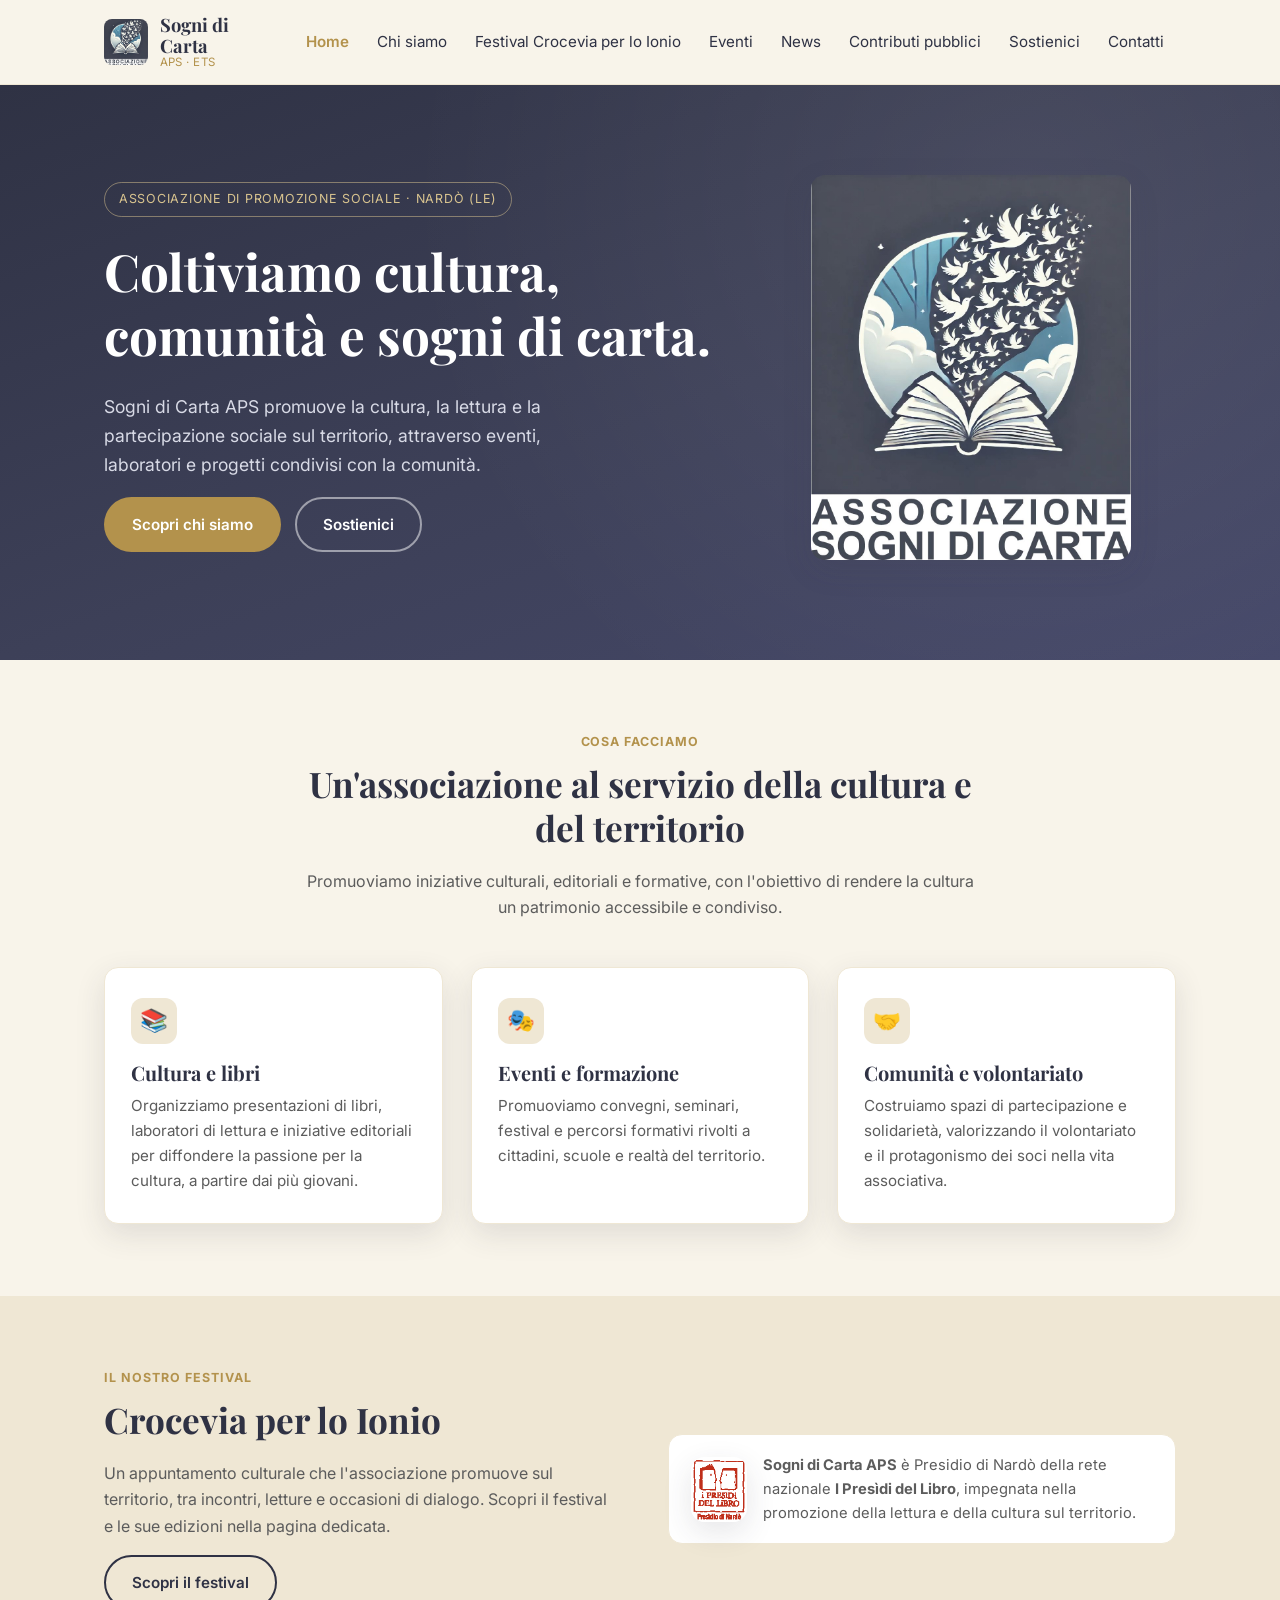
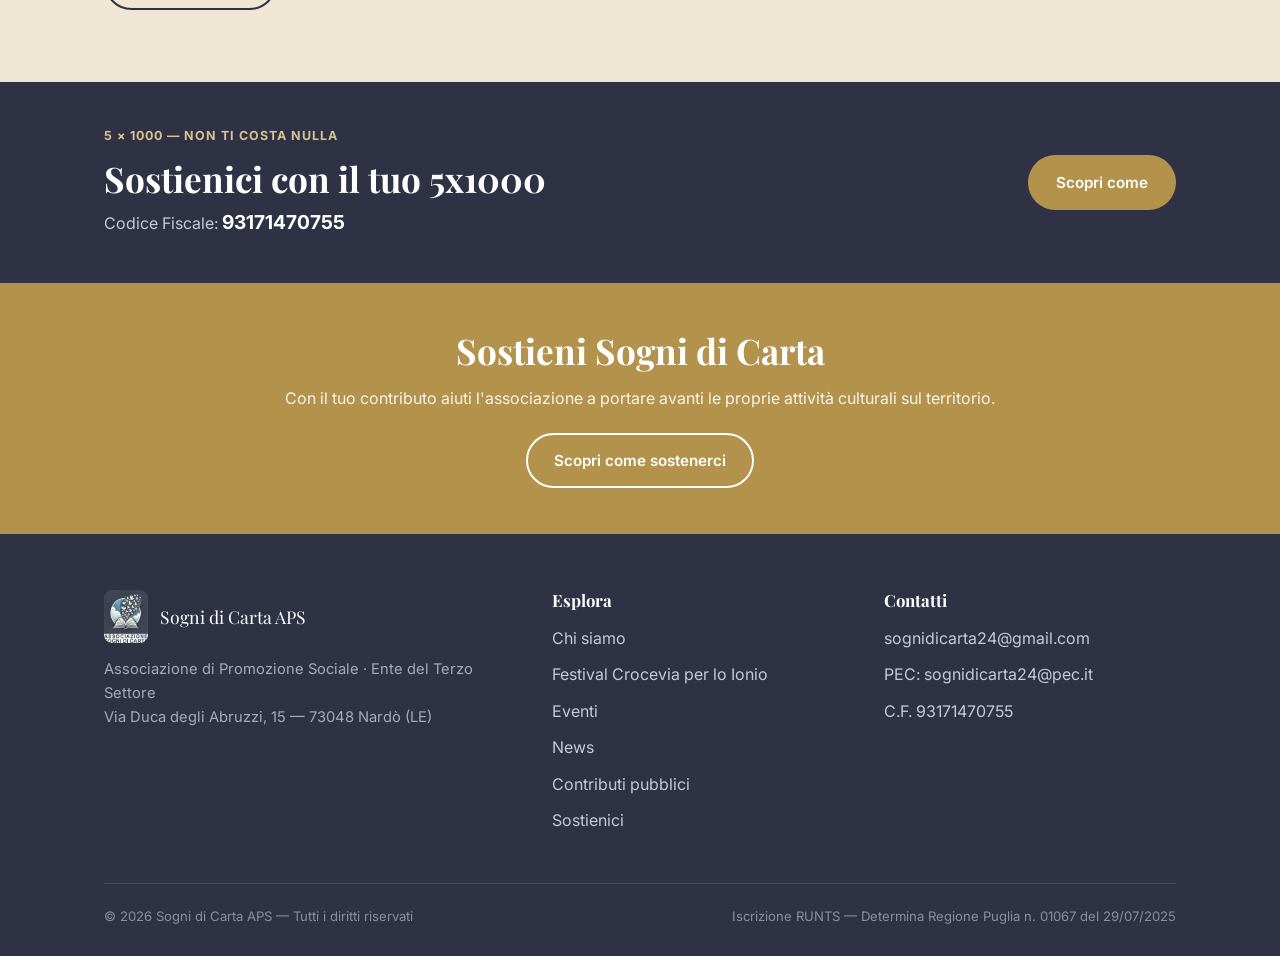
<file: index.html>
<!DOCTYPE html>
<html lang="it">
<head>
<meta charset="UTF-8">
<meta name="viewport" content="width=device-width, initial-scale=1.0">
<title>Sogni di Carta APS | Associazione di Promozione Sociale — Nardò</title>
<meta name="description" content="Sogni di Carta APS è un'associazione di promozione sociale con sede a Nardò (LE), impegnata nella promozione della cultura, dei libri e della comunità. Presidio del Libro di Nardò.">
<link rel="icon" href="assets/img/logo-sogni-di-carta.jpg">
<link rel="preconnect" href="https://fonts.googleapis.com">
<link href="https://fonts.googleapis.com/css2?family=Playfair+Display:wght@600;700&family=Inter:wght@400;500;600;700&display=swap" rel="stylesheet">
<link rel="stylesheet" href="assets/css/style.css">
</head>
<body>

<header class="site-header">
  <div class="header-inner">
    <a href="index.html" class="brand">
      <img src="assets/img/logo-sogni-di-carta.jpg" alt="Logo Sogni di Carta APS">
      <span class="brand-text">
        <span class="name">Sogni di Carta</span>
        <span class="tag">APS &middot; ETS</span>
      </span>
    </a>
    <button class="nav-toggle" aria-label="Apri menu"><span></span><span></span><span></span></button>
    <nav class="main-nav">
      <a href="index.html" class="active">Home</a>
      <a href="chi-siamo.html">Chi siamo</a>
      <a href="festival-crocevia-ionio.html">Festival Crocevia per lo Ionio</a>
      <a href="eventi.html">Eventi</a>
      <a href="news.html">News</a>
      <a href="contributi-pubblici.html">Contributi pubblici</a>
      <a href="sostienici.html">Sostienici</a>
      <a href="contatti.html">Contatti</a>
    </nav>
  </div>
</header>

<section class="hero">
  <div class="container">
    <div class="hero-inner">
      <div>
        <span class="hero-badge">Associazione di Promozione Sociale &middot; Nardò (LE)</span>
        <h1>Coltiviamo cultura, comunità e sogni di carta.</h1>
        <p class="lead">Sogni di Carta APS promuove la cultura, la lettura e la partecipazione sociale sul territorio, attraverso eventi, laboratori e progetti condivisi con la comunità.</p>
        <div class="btn-row">
          <a href="chi-siamo.html" class="btn btn-gold">Scopri chi siamo</a>
          <a href="sostienici.html" class="btn btn-outline">Sostienici</a>
        </div>
      </div>
      <div class="hero-art">
        <img src="assets/img/logo-sogni-di-carta.jpg" alt="Sogni di Carta APS — logo">
      </div>
    </div>
  </div>
</section>

<section class="section">
  <div class="container">
    <div class="section-head">
      <span class="eyebrow">Cosa facciamo</span>
      <h2>Un'associazione al servizio della cultura e del territorio</h2>
      <p>Promuoviamo iniziative culturali, editoriali e formative, con l'obiettivo di rendere la cultura un patrimonio accessibile e condiviso.</p>
    </div>
    <div class="grid">
      <div class="card">
        <div class="icon">📚</div>
        <h3>Cultura e libri</h3>
        <p>Organizziamo presentazioni di libri, laboratori di lettura e iniziative editoriali per diffondere la passione per la cultura, a partire dai più giovani.</p>
      </div>
      <div class="card">
        <div class="icon">🎭</div>
        <h3>Eventi e formazione</h3>
        <p>Promuoviamo convegni, seminari, festival e percorsi formativi rivolti a cittadini, scuole e realtà del territorio.</p>
      </div>
      <div class="card">
        <div class="icon">🤝</div>
        <h3>Comunità e volontariato</h3>
        <p>Costruiamo spazi di partecipazione e solidarietà, valorizzando il volontariato e il protagonismo dei soci nella vita associativa.</p>
      </div>
    </div>
  </div>
</section>

<section class="section section-alt">
  <div class="container">
    <div class="split">
      <div>
        <span class="eyebrow">Il nostro festival</span>
        <h2>Crocevia per lo Ionio</h2>
        <p>Un appuntamento culturale che l'associazione promuove sul territorio, tra incontri, letture e occasioni di dialogo. Scopri il festival e le sue edizioni nella pagina dedicata.</p>
        <div class="btn-row">
          <a href="festival-crocevia-ionio.html" class="btn btn-outline-dark">Scopri il festival</a>
        </div>
      </div>
      <div class="badge-partner" style="margin-top:0;">
        <img src="assets/img/logo-presidi-libro-nardo.png" alt="Logo I Presìdi del Libro — Presidio di Nardò">
        <p><strong>Sogni di Carta APS</strong> è Presidio di Nardò della rete nazionale <strong>I Presìdi del Libro</strong>, impegnata nella promozione della lettura e della cultura sul territorio.</p>
      </div>
    </div>
  </div>
</section>

<section class="section section-navy" style="padding:44px 0;">
  <div class="container" style="display:flex;align-items:center;justify-content:space-between;gap:24px;flex-wrap:wrap;">
    <div>
      <span class="eyebrow" style="color:var(--gold-light);">5 &times; 1000 &mdash; non ti costa nulla</span>
      <h2 style="margin-bottom:6px;">Sostienici con il tuo 5x1000</h2>
      <p style="margin:0;">Codice Fiscale: <strong style="color:#fff;font-size:1.2rem;">93171470755</strong></p>
    </div>
    <a href="sostienici.html" class="btn btn-gold">Scopri come</a>
  </div>
</section>

<section class="cta-strip">
  <div class="container">
    <h2>Sostieni Sogni di Carta</h2>
    <p>Con il tuo contributo aiuti l'associazione a portare avanti le proprie attività culturali sul territorio.</p>
    <a href="sostienici.html" class="btn btn-outline" style="border-color:#fff;">Scopri come sostenerci</a>
  </div>
</section>

<footer class="site-footer">
  <div class="container">
    <div class="footer-grid">
      <div>
        <div class="footer-brand">
          <img src="assets/img/logo-sogni-di-carta.jpg" alt="Logo Sogni di Carta APS">
          <span>Sogni di Carta APS</span>
        </div>
        <p>Associazione di Promozione Sociale &middot; Ente del Terzo Settore<br>Via Duca degli Abruzzi, 15 &mdash; 73048 Nardò (LE)</p>
      </div>
      <div>
        <h4>Esplora</h4>
        <ul class="footer-links">
          <li><a href="chi-siamo.html">Chi siamo</a></li>
          <li><a href="festival-crocevia-ionio.html">Festival Crocevia per lo Ionio</a></li>
          <li><a href="eventi.html">Eventi</a></li>
          <li><a href="news.html">News</a></li>
          <li><a href="contributi-pubblici.html">Contributi pubblici</a></li>
          <li><a href="sostienici.html">Sostienici</a></li>
        </ul>
      </div>
      <div>
        <h4>Contatti</h4>
        <ul class="footer-links">
          <li><a href="mailto:sognidicarta24@gmail.com">sognidicarta24@gmail.com</a></li>
          <li>PEC: sognidicarta24@pec.it</li>
          <li>C.F. 93171470755</li>
        </ul>
      </div>
    </div>
    <div class="footer-bottom">
      <span>&copy; <span id="year"></span> Sogni di Carta APS &mdash; Tutti i diritti riservati</span>
      <span>Iscrizione RUNTS &mdash; Determina Regione Puglia n. 01067 del 29/07/2025</span>
    </div>
  </div>
</footer>

<script src="assets/js/main.js"></script>
<script>document.getElementById('year').textContent = new Date().getFullYear();</script>
</body>
</html>
</file>
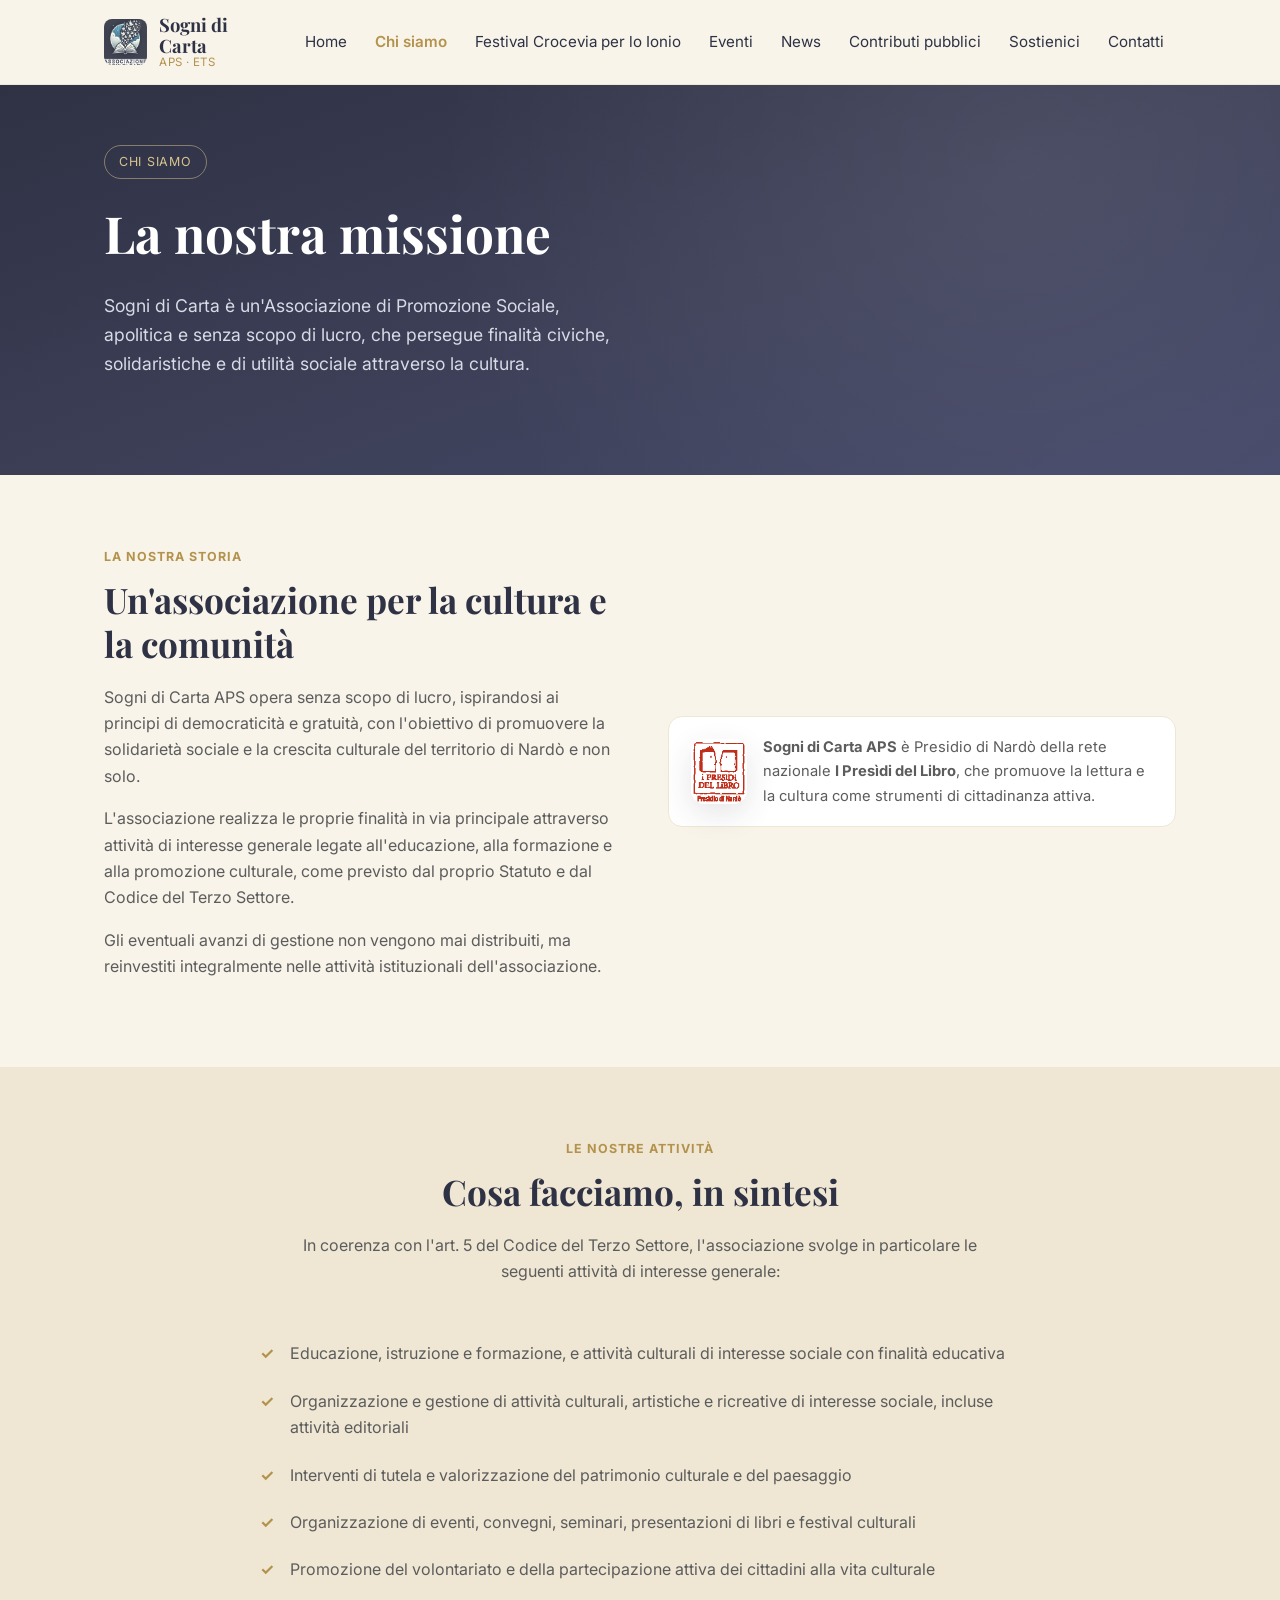
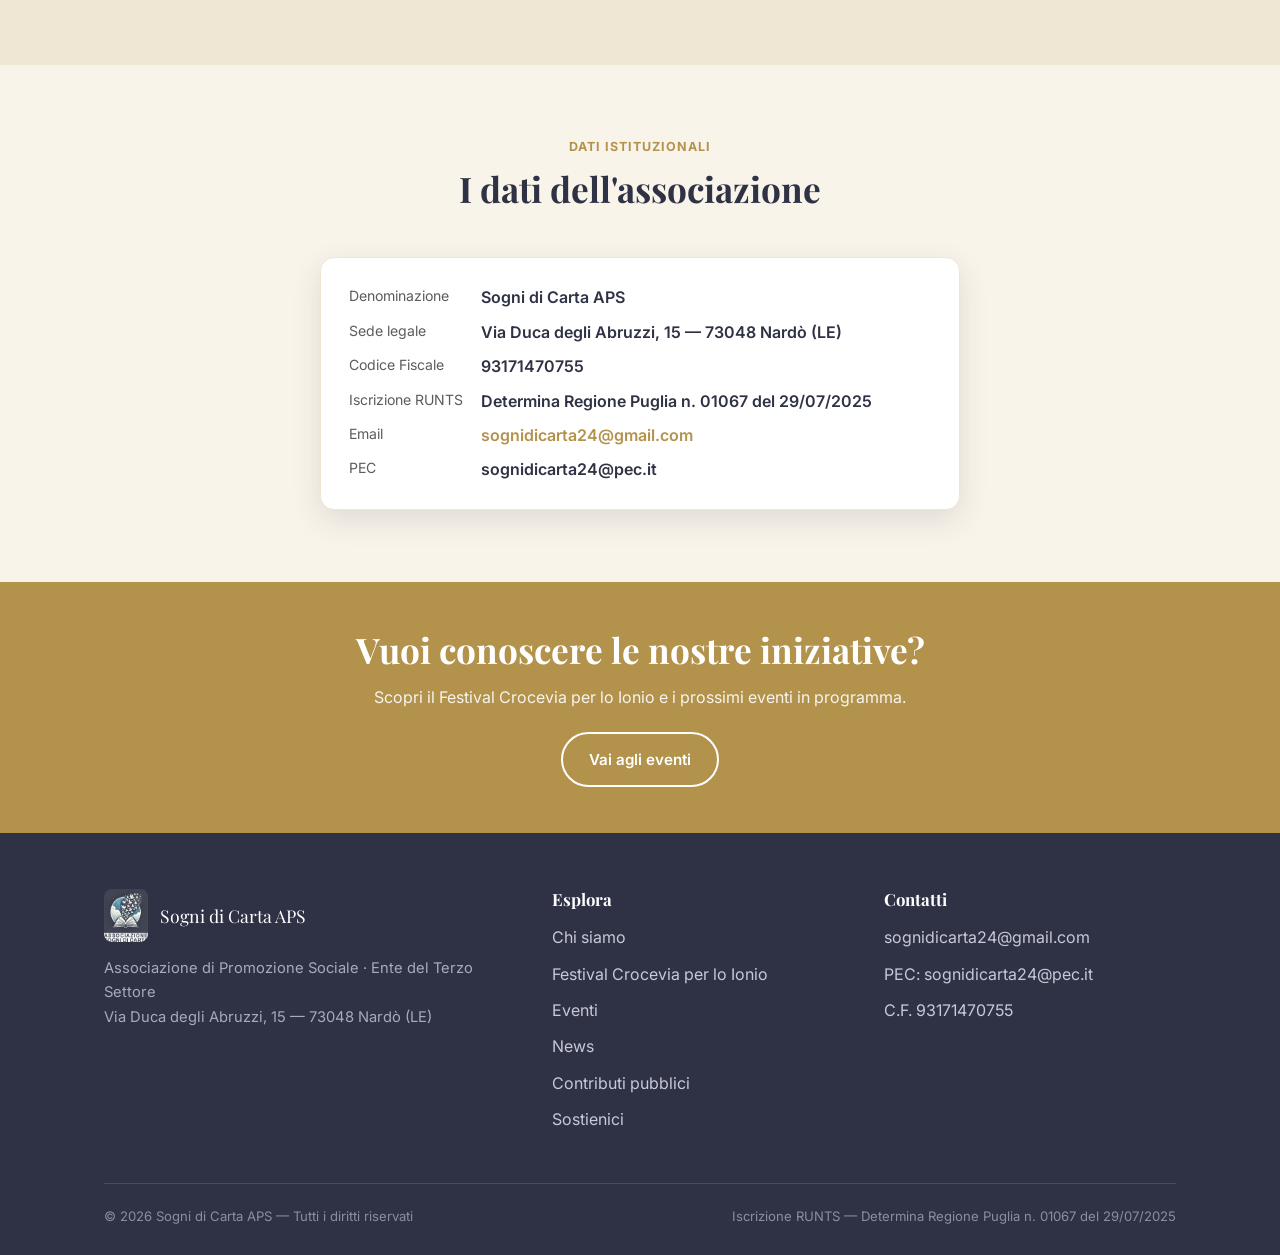
<file: chi-siamo.html>
<!DOCTYPE html>
<html lang="it">
<head>
<meta charset="UTF-8">
<meta name="viewport" content="width=device-width, initial-scale=1.0">
<title>Chi siamo | Sogni di Carta APS</title>
<meta name="description" content="Sogni di Carta APS: mission, valori e attività dell'associazione di promozione sociale di Nardò, Presidio del Libro della rete nazionale I Presìdi del Libro.">
<link rel="icon" href="assets/img/logo-sogni-di-carta.jpg">
<link rel="preconnect" href="https://fonts.googleapis.com">
<link href="https://fonts.googleapis.com/css2?family=Playfair+Display:wght@600;700&family=Inter:wght@400;500;600;700&display=swap" rel="stylesheet">
<link rel="stylesheet" href="assets/css/style.css">
</head>
<body>

<header class="site-header">
  <div class="header-inner">
    <a href="index.html" class="brand">
      <img src="assets/img/logo-sogni-di-carta.jpg" alt="Logo Sogni di Carta APS">
      <span class="brand-text">
        <span class="name">Sogni di Carta</span>
        <span class="tag">APS &middot; ETS</span>
      </span>
    </a>
    <button class="nav-toggle" aria-label="Apri menu"><span></span><span></span><span></span></button>
    <nav class="main-nav">
      <a href="index.html">Home</a>
      <a href="chi-siamo.html" class="active">Chi siamo</a>
      <a href="festival-crocevia-ionio.html">Festival Crocevia per lo Ionio</a>
      <a href="eventi.html">Eventi</a>
      <a href="news.html">News</a>
      <a href="contributi-pubblici.html">Contributi pubblici</a>
      <a href="sostienici.html">Sostienici</a>
      <a href="contatti.html">Contatti</a>
    </nav>
  </div>
</header>

<section class="hero" style="padding:60px 0 80px;">
  <div class="container">
    <span class="hero-badge">Chi siamo</span>
    <h1>La nostra missione</h1>
    <p class="lead">Sogni di Carta è un'Associazione di Promozione Sociale, apolitica e senza scopo di lucro, che persegue finalità civiche, solidaristiche e di utilità sociale attraverso la cultura.</p>
  </div>
</section>

<section class="section">
  <div class="container">
    <div class="split">
      <div>
        <span class="eyebrow">La nostra storia</span>
        <h2>Un'associazione per la cultura e la comunità</h2>
        <p>Sogni di Carta APS opera senza scopo di lucro, ispirandosi ai principi di democraticità e gratuità, con l'obiettivo di promuovere la solidarietà sociale e la crescita culturale del territorio di Nardò e non solo.</p>
        <p>L'associazione realizza le proprie finalità in via principale attraverso attività di interesse generale legate all'educazione, alla formazione e alla promozione culturale, come previsto dal proprio Statuto e dal Codice del Terzo Settore.</p>
        <p>Gli eventuali avanzi di gestione non vengono mai distribuiti, ma reinvestiti integralmente nelle attività istituzionali dell'associazione.</p>
      </div>
      <div class="badge-partner" style="margin-top:0;">
        <img src="assets/img/logo-presidi-libro-nardo.png" alt="Logo I Presìdi del Libro — Presidio di Nardò">
        <p><strong>Sogni di Carta APS</strong> è Presidio di Nardò della rete nazionale <strong>I Presìdi del Libro</strong>, che promuove la lettura e la cultura come strumenti di cittadinanza attiva.</p>
      </div>
    </div>
  </div>
</section>

<section class="section section-alt">
  <div class="container">
    <div class="section-head">
      <span class="eyebrow">Le nostre attività</span>
      <h2>Cosa facciamo, in sintesi</h2>
      <p>In coerenza con l'art. 5 del Codice del Terzo Settore, l'associazione svolge in particolare le seguenti attività di interesse generale:</p>
    </div>
    <ul class="check-list" style="max-width:760px;margin:0 auto;">
      <li>Educazione, istruzione e formazione, e attività culturali di interesse sociale con finalità educativa</li>
      <li>Organizzazione e gestione di attività culturali, artistiche e ricreative di interesse sociale, incluse attività editoriali</li>
      <li>Interventi di tutela e valorizzazione del patrimonio culturale e del paesaggio</li>
      <li>Organizzazione di eventi, convegni, seminari, presentazioni di libri e festival culturali</li>
      <li>Promozione del volontariato e della partecipazione attiva dei cittadini alla vita culturale</li>
    </ul>
  </div>
</section>

<section class="section">
  <div class="container">
    <div class="section-head">
      <span class="eyebrow">Dati istituzionali</span>
      <h2>I dati dell'associazione</h2>
    </div>
    <div class="info-box" style="max-width:640px;margin:0 auto;">
      <dl>
        <dt>Denominazione</dt><dd>Sogni di Carta APS</dd>
        <dt>Sede legale</dt><dd>Via Duca degli Abruzzi, 15 &mdash; 73048 Nardò (LE)</dd>
        <dt>Codice Fiscale</dt><dd>93171470755</dd>
        <dt>Iscrizione RUNTS</dt><dd>Determina Regione Puglia n. 01067 del 29/07/2025</dd>
        <dt>Email</dt><dd><a href="mailto:sognidicarta24@gmail.com">sognidicarta24@gmail.com</a></dd>
        <dt>PEC</dt><dd>sognidicarta24@pec.it</dd>
      </dl>
    </div>
  </div>
</section>

<section class="cta-strip">
  <div class="container">
    <h2>Vuoi conoscere le nostre iniziative?</h2>
    <p>Scopri il Festival Crocevia per lo Ionio e i prossimi eventi in programma.</p>
    <a href="eventi.html" class="btn btn-outline" style="border-color:#fff;">Vai agli eventi</a>
  </div>
</section>

<footer class="site-footer">
  <div class="container">
    <div class="footer-grid">
      <div>
        <div class="footer-brand">
          <img src="assets/img/logo-sogni-di-carta.jpg" alt="Logo Sogni di Carta APS">
          <span>Sogni di Carta APS</span>
        </div>
        <p>Associazione di Promozione Sociale &middot; Ente del Terzo Settore<br>Via Duca degli Abruzzi, 15 &mdash; 73048 Nardò (LE)</p>
      </div>
      <div>
        <h4>Esplora</h4>
        <ul class="footer-links">
          <li><a href="chi-siamo.html">Chi siamo</a></li>
          <li><a href="festival-crocevia-ionio.html">Festival Crocevia per lo Ionio</a></li>
          <li><a href="eventi.html">Eventi</a></li>
          <li><a href="news.html">News</a></li>
          <li><a href="contributi-pubblici.html">Contributi pubblici</a></li>
          <li><a href="sostienici.html">Sostienici</a></li>
        </ul>
      </div>
      <div>
        <h4>Contatti</h4>
        <ul class="footer-links">
          <li><a href="mailto:sognidicarta24@gmail.com">sognidicarta24@gmail.com</a></li>
          <li>PEC: sognidicarta24@pec.it</li>
          <li>C.F. 93171470755</li>
        </ul>
      </div>
    </div>
    <div class="footer-bottom">
      <span>&copy; <span id="year"></span> Sogni di Carta APS &mdash; Tutti i diritti riservati</span>
      <span>Iscrizione RUNTS &mdash; Determina Regione Puglia n. 01067 del 29/07/2025</span>
    </div>
  </div>
</footer>

<script src="assets/js/main.js"></script>
<script>document.getElementById('year').textContent = new Date().getFullYear();</script>
</body>
</html>
</file>
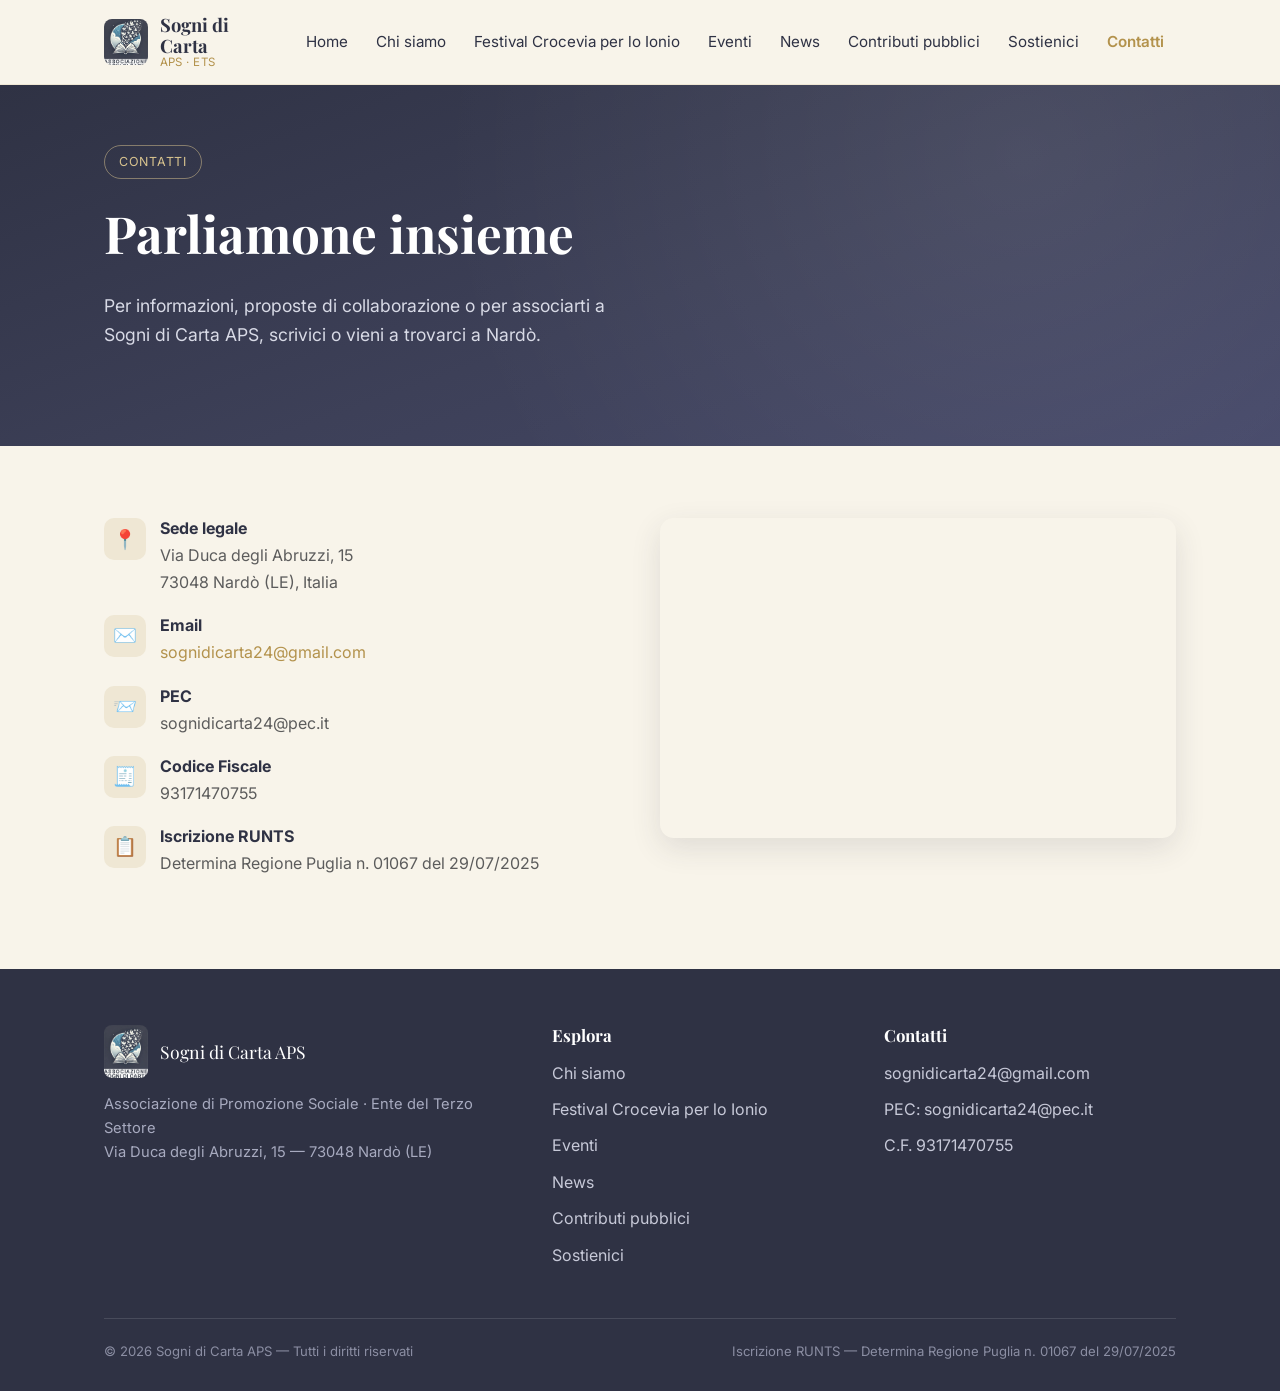
<file: contatti.html>
<!DOCTYPE html>
<html lang="it">
<head>
<meta charset="UTF-8">
<meta name="viewport" content="width=device-width, initial-scale=1.0">
<title>Contatti | Sogni di Carta APS</title>
<meta name="description" content="Contatta Sogni di Carta APS: sede, email, PEC e dati fiscali dell'associazione di promozione sociale di Nardò (LE).">
<link rel="icon" href="assets/img/logo-sogni-di-carta.jpg">
<link rel="preconnect" href="https://fonts.googleapis.com">
<link href="https://fonts.googleapis.com/css2?family=Playfair+Display:wght@600;700&family=Inter:wght@400;500;600;700&display=swap" rel="stylesheet">
<link rel="stylesheet" href="assets/css/style.css">
</head>
<body>

<header class="site-header">
  <div class="header-inner">
    <a href="index.html" class="brand">
      <img src="assets/img/logo-sogni-di-carta.jpg" alt="Logo Sogni di Carta APS">
      <span class="brand-text">
        <span class="name">Sogni di Carta</span>
        <span class="tag">APS &middot; ETS</span>
      </span>
    </a>
    <button class="nav-toggle" aria-label="Apri menu"><span></span><span></span><span></span></button>
    <nav class="main-nav">
      <a href="index.html">Home</a>
      <a href="chi-siamo.html">Chi siamo</a>
      <a href="festival-crocevia-ionio.html">Festival Crocevia per lo Ionio</a>
      <a href="eventi.html">Eventi</a>
      <a href="news.html">News</a>
      <a href="contributi-pubblici.html">Contributi pubblici</a>
      <a href="sostienici.html">Sostienici</a>
      <a href="contatti.html" class="active">Contatti</a>
    </nav>
  </div>
</header>

<section class="hero" style="padding:60px 0 80px;">
  <div class="container">
    <span class="hero-badge">Contatti</span>
    <h1>Parliamone insieme</h1>
    <p class="lead">Per informazioni, proposte di collaborazione o per associarti a Sogni di Carta APS, scrivici o vieni a trovarci a Nardò.</p>
  </div>
</section>

<section class="section">
  <div class="container">
    <div class="contact-grid">
      <div>
        <div class="contact-item">
          <div class="icon">📍</div>
          <div>
            <h4>Sede legale</h4>
            <p>Via Duca degli Abruzzi, 15<br>73048 Nardò (LE), Italia</p>
          </div>
        </div>
        <div class="contact-item">
          <div class="icon">✉️</div>
          <div>
            <h4>Email</h4>
            <p><a href="mailto:sognidicarta24@gmail.com">sognidicarta24@gmail.com</a></p>
          </div>
        </div>
        <div class="contact-item">
          <div class="icon">📨</div>
          <div>
            <h4>PEC</h4>
            <p>sognidicarta24@pec.it</p>
          </div>
        </div>
        <div class="contact-item">
          <div class="icon">🧾</div>
          <div>
            <h4>Codice Fiscale</h4>
            <p>93171470755</p>
          </div>
        </div>
        <div class="contact-item">
          <div class="icon">📋</div>
          <div>
            <h4>Iscrizione RUNTS</h4>
            <p>Determina Regione Puglia n. 01067 del 29/07/2025</p>
          </div>
        </div>
      </div>
      <div>
        <iframe class="map-frame" loading="lazy" referrerpolicy="no-referrer-when-downgrade"
          src="https://www.google.com/maps?q=Via+Duca+degli+Abruzzi,+15,+73048+Nard%C3%B2+LE,+Italia&output=embed"
          title="Mappa sede Sogni di Carta APS"></iframe>
      </div>
    </div>
  </div>
</section>

<footer class="site-footer">
  <div class="container">
    <div class="footer-grid">
      <div>
        <div class="footer-brand">
          <img src="assets/img/logo-sogni-di-carta.jpg" alt="Logo Sogni di Carta APS">
          <span>Sogni di Carta APS</span>
        </div>
        <p>Associazione di Promozione Sociale &middot; Ente del Terzo Settore<br>Via Duca degli Abruzzi, 15 &mdash; 73048 Nardò (LE)</p>
      </div>
      <div>
        <h4>Esplora</h4>
        <ul class="footer-links">
          <li><a href="chi-siamo.html">Chi siamo</a></li>
          <li><a href="festival-crocevia-ionio.html">Festival Crocevia per lo Ionio</a></li>
          <li><a href="eventi.html">Eventi</a></li>
          <li><a href="news.html">News</a></li>
          <li><a href="contributi-pubblici.html">Contributi pubblici</a></li>
          <li><a href="sostienici.html">Sostienici</a></li>
        </ul>
      </div>
      <div>
        <h4>Contatti</h4>
        <ul class="footer-links">
          <li><a href="mailto:sognidicarta24@gmail.com">sognidicarta24@gmail.com</a></li>
          <li>PEC: sognidicarta24@pec.it</li>
          <li>C.F. 93171470755</li>
        </ul>
      </div>
    </div>
    <div class="footer-bottom">
      <span>&copy; <span id="year"></span> Sogni di Carta APS &mdash; Tutti i diritti riservati</span>
      <span>Iscrizione RUNTS &mdash; Determina Regione Puglia n. 01067 del 29/07/2025</span>
    </div>
  </div>
</footer>

<script src="assets/js/main.js"></script>
<script>document.getElementById('year').textContent = new Date().getFullYear();</script>
</body>
</html>
</file>
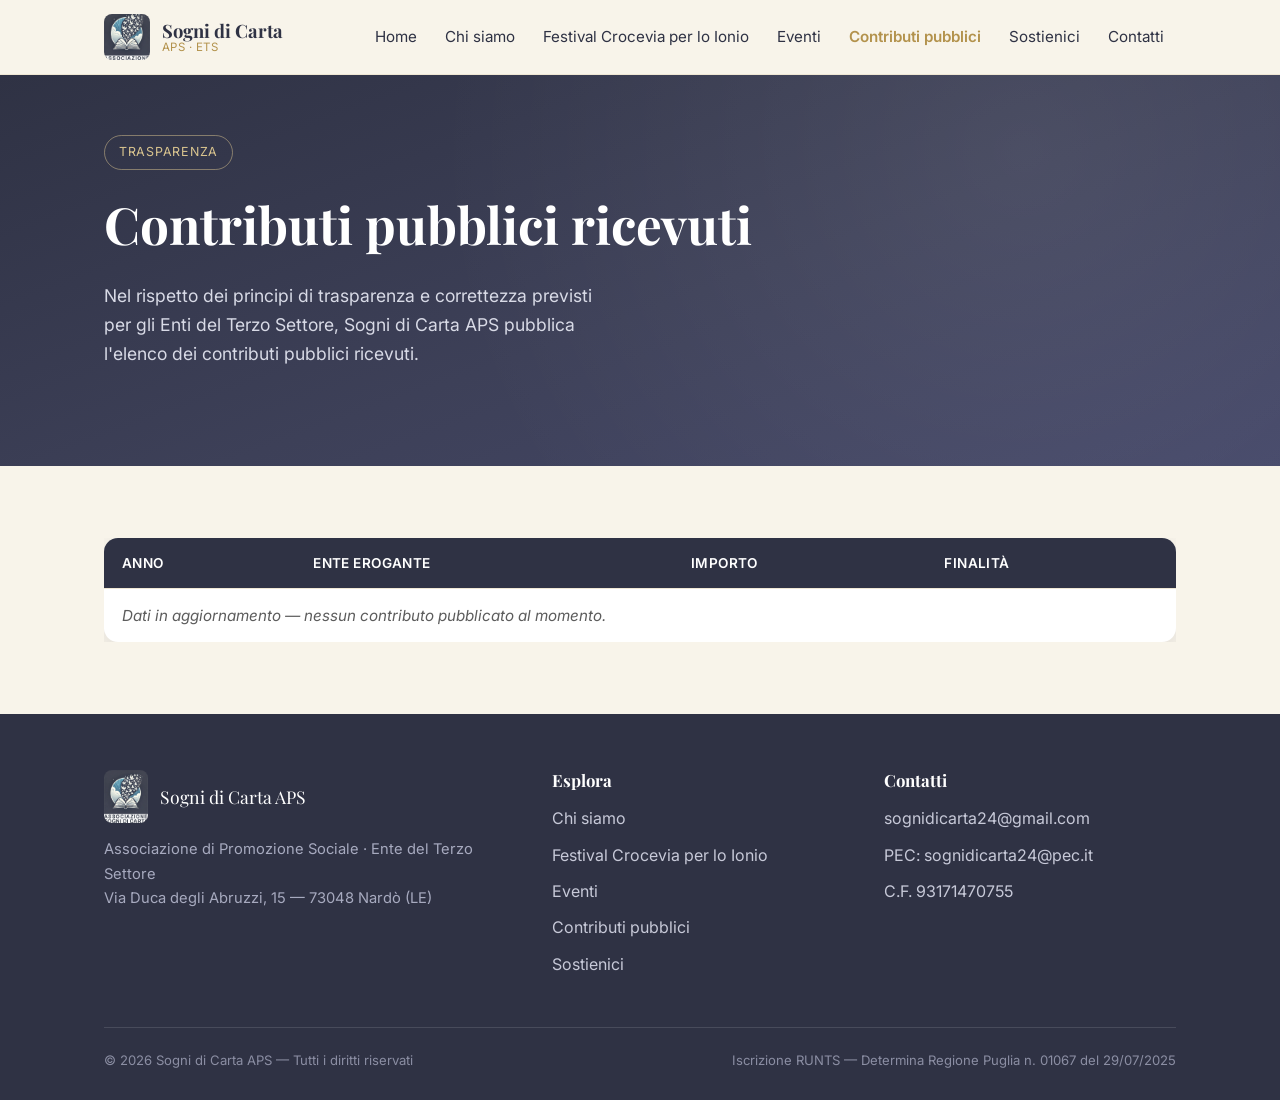
<file: contributi-pubblici.html>
<!DOCTYPE html>
<html lang="it">
<head>
<meta charset="UTF-8">
<meta name="viewport" content="width=device-width, initial-scale=1.0">
<title>Contributi pubblici ricevuti | Sogni di Carta APS</title>
<meta name="description" content="Elenco dei contributi pubblici ricevuti da Sogni di Carta APS, nel rispetto dei principi di trasparenza previsti per gli Enti del Terzo Settore.">
<link rel="icon" href="assets/img/logo-sogni-di-carta.jpg">
<link rel="preconnect" href="https://fonts.googleapis.com">
<link href="https://fonts.googleapis.com/css2?family=Playfair+Display:wght@600;700&family=Inter:wght@400;500;600;700&display=swap" rel="stylesheet">
<link rel="stylesheet" href="assets/css/style.css">
</head>
<body>

<header class="site-header">
  <div class="header-inner">
    <a href="index.html" class="brand">
      <img src="assets/img/logo-sogni-di-carta.jpg" alt="Logo Sogni di Carta APS">
      <span class="brand-text">
        <span class="name">Sogni di Carta</span>
        <span class="tag">APS &middot; ETS</span>
      </span>
    </a>
    <button class="nav-toggle" aria-label="Apri menu"><span></span><span></span><span></span></button>
    <nav class="main-nav">
      <a href="index.html">Home</a>
      <a href="chi-siamo.html">Chi siamo</a>
      <a href="festival-crocevia-ionio.html">Festival Crocevia per lo Ionio</a>
      <a href="eventi.html">Eventi</a>
      <a href="contributi-pubblici.html" class="active">Contributi pubblici</a>
      <a href="sostienici.html">Sostienici</a>
      <a href="contatti.html">Contatti</a>
    </nav>
  </div>
</header>

<section class="hero" style="padding:60px 0 80px;">
  <div class="container">
    <span class="hero-badge">Trasparenza</span>
    <h1>Contributi pubblici ricevuti</h1>
    <p class="lead">Nel rispetto dei principi di trasparenza e correttezza previsti per gli Enti del Terzo Settore, Sogni di Carta APS pubblica l'elenco dei contributi pubblici ricevuti.</p>
  </div>
</section>

<section class="section">
  <div class="container">

    <!--
      TEMPLATE — per aggiungere un nuovo contributo, copia una riga <tr> e compila i campi:
      <tr>
        <td>2026</td>
        <td>Nome dell'ente erogante</td>
        <td>Importo in euro</td>
        <td>Finalità del contributo</td>
      </tr>
    -->

    <div style="overflow-x:auto;">
      <table class="contrib-table">
        <thead>
          <tr>
            <th>Anno</th>
            <th>Ente erogante</th>
            <th>Importo</th>
            <th>Finalità</th>
          </tr>
        </thead>
        <tbody>
          <tr>
            <td colspan="4" class="muted">Dati in aggiornamento &mdash; nessun contributo pubblicato al momento.</td>
          </tr>
        </tbody>
      </table>
    </div>

  </div>
</section>

<footer class="site-footer">
  <div class="container">
    <div class="footer-grid">
      <div>
        <div class="footer-brand">
          <img src="assets/img/logo-sogni-di-carta.jpg" alt="Logo Sogni di Carta APS">
          <span>Sogni di Carta APS</span>
        </div>
        <p>Associazione di Promozione Sociale &middot; Ente del Terzo Settore<br>Via Duca degli Abruzzi, 15 &mdash; 73048 Nardò (LE)</p>
      </div>
      <div>
        <h4>Esplora</h4>
        <ul class="footer-links">
          <li><a href="chi-siamo.html">Chi siamo</a></li>
          <li><a href="festival-crocevia-ionio.html">Festival Crocevia per lo Ionio</a></li>
          <li><a href="eventi.html">Eventi</a></li>
          <li><a href="contributi-pubblici.html">Contributi pubblici</a></li>
          <li><a href="sostienici.html">Sostienici</a></li>
        </ul>
      </div>
      <div>
        <h4>Contatti</h4>
        <ul class="footer-links">
          <li><a href="mailto:sognidicarta24@gmail.com">sognidicarta24@gmail.com</a></li>
          <li>PEC: sognidicarta24@pec.it</li>
          <li>C.F. 93171470755</li>
        </ul>
      </div>
    </div>
    <div class="footer-bottom">
      <span>&copy; <span id="year"></span> Sogni di Carta APS &mdash; Tutti i diritti riservati</span>
      <span>Iscrizione RUNTS &mdash; Determina Regione Puglia n. 01067 del 29/07/2025</span>
    </div>
  </div>
</footer>

<script src="assets/js/main.js"></script>
<script>document.getElementById('year').textContent = new Date().getFullYear();</script>
</body>
</html>
</file>
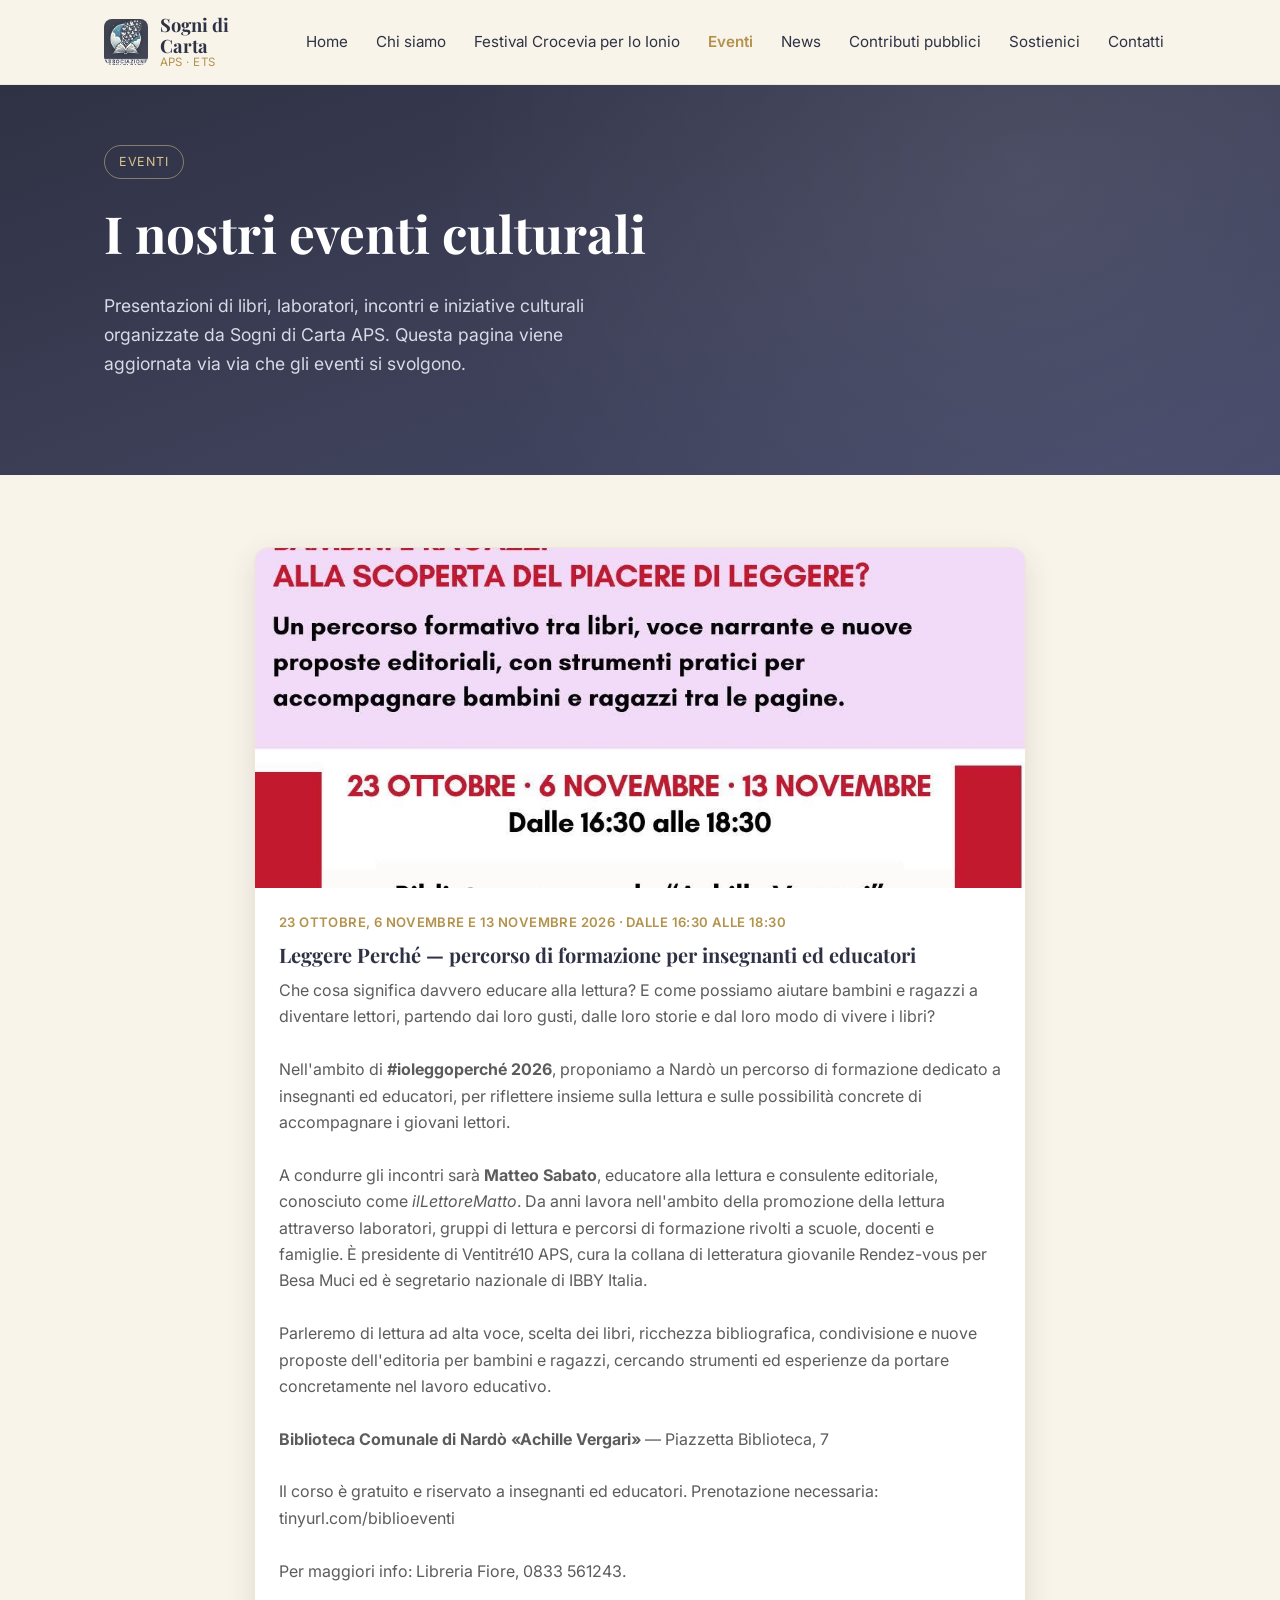
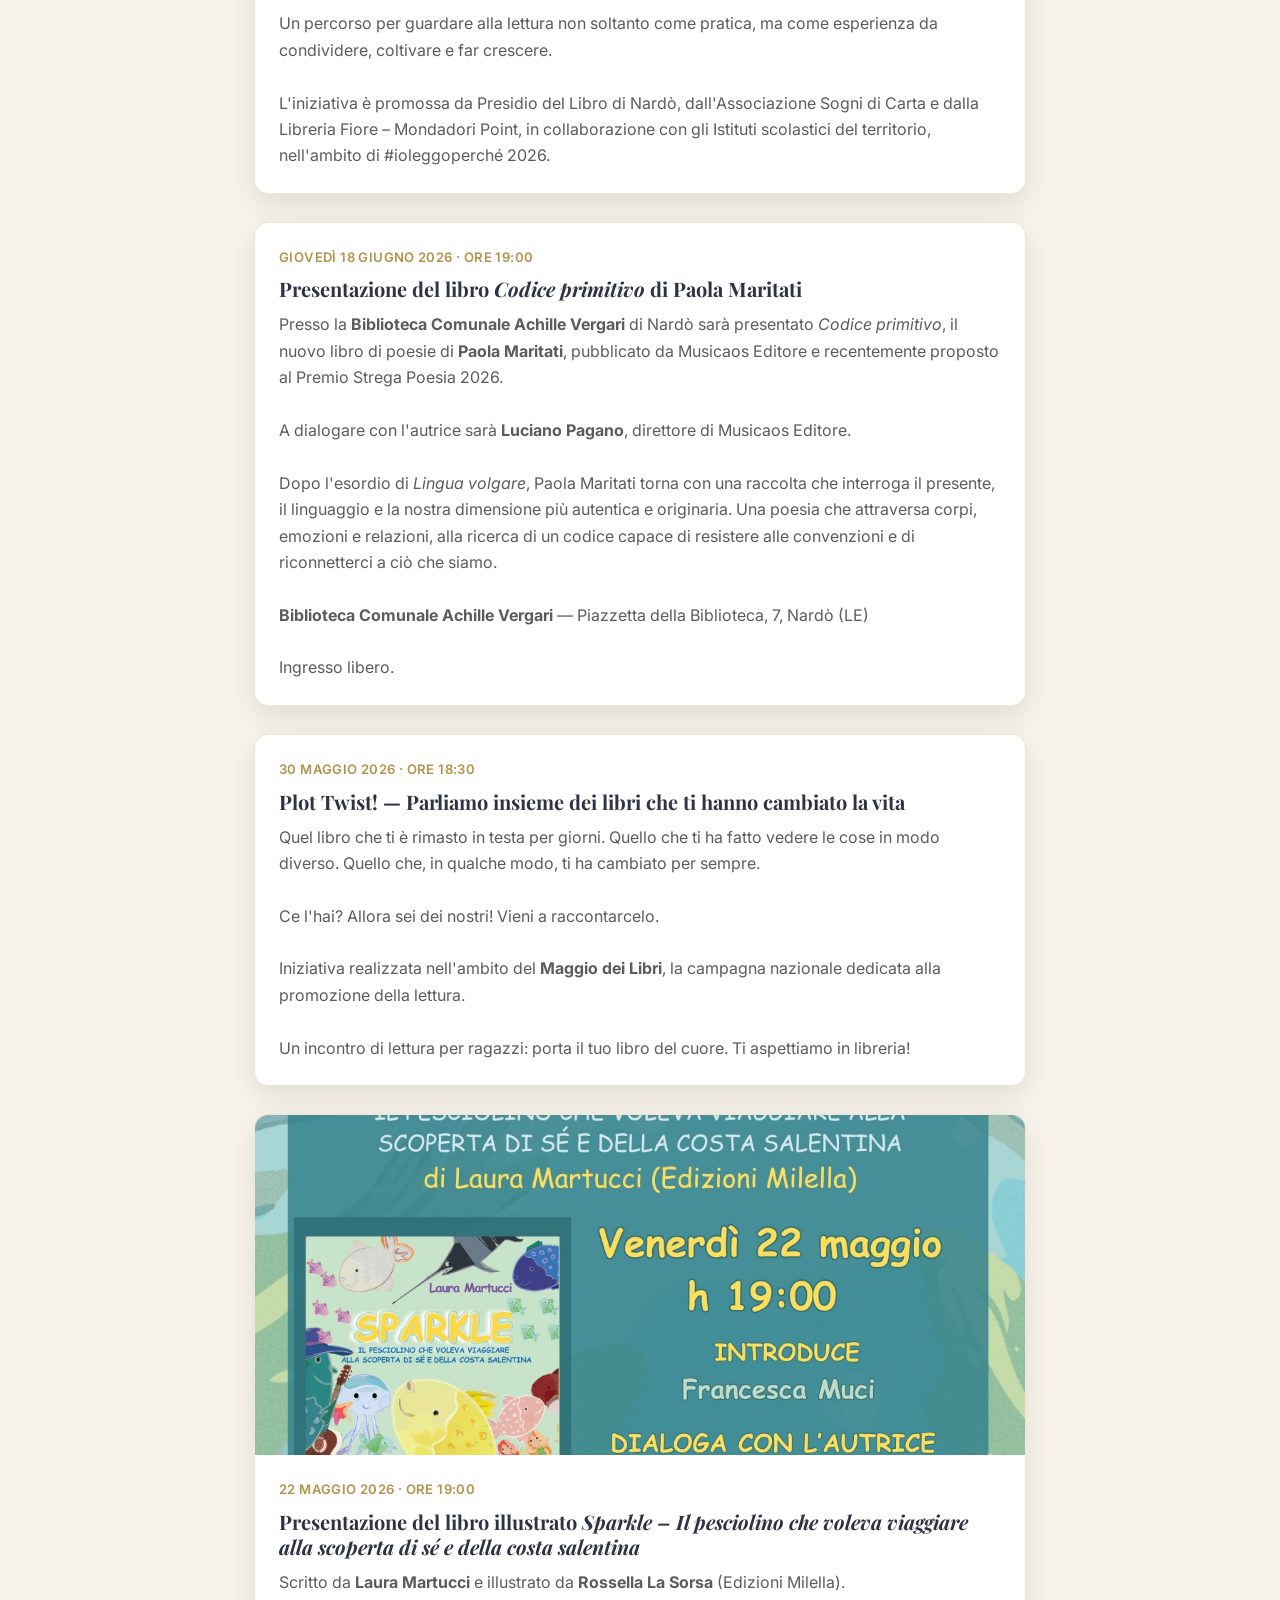
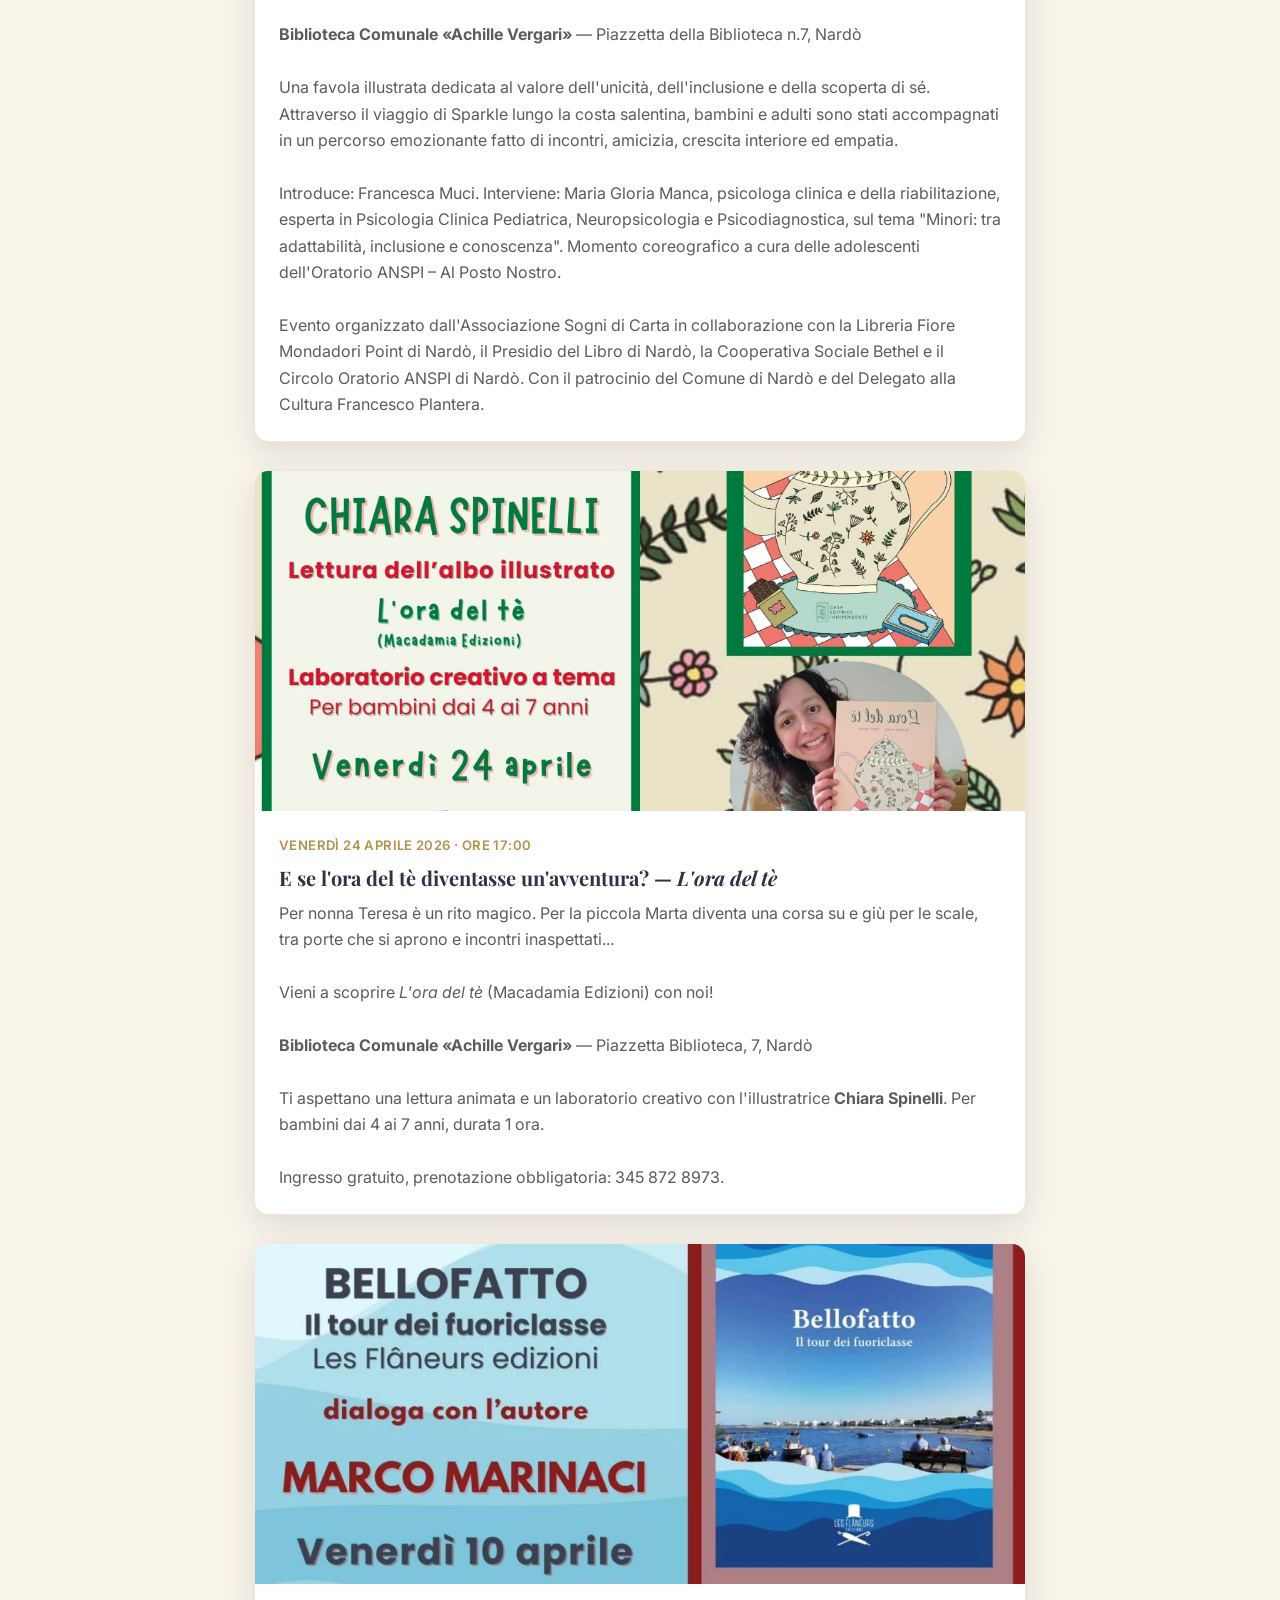
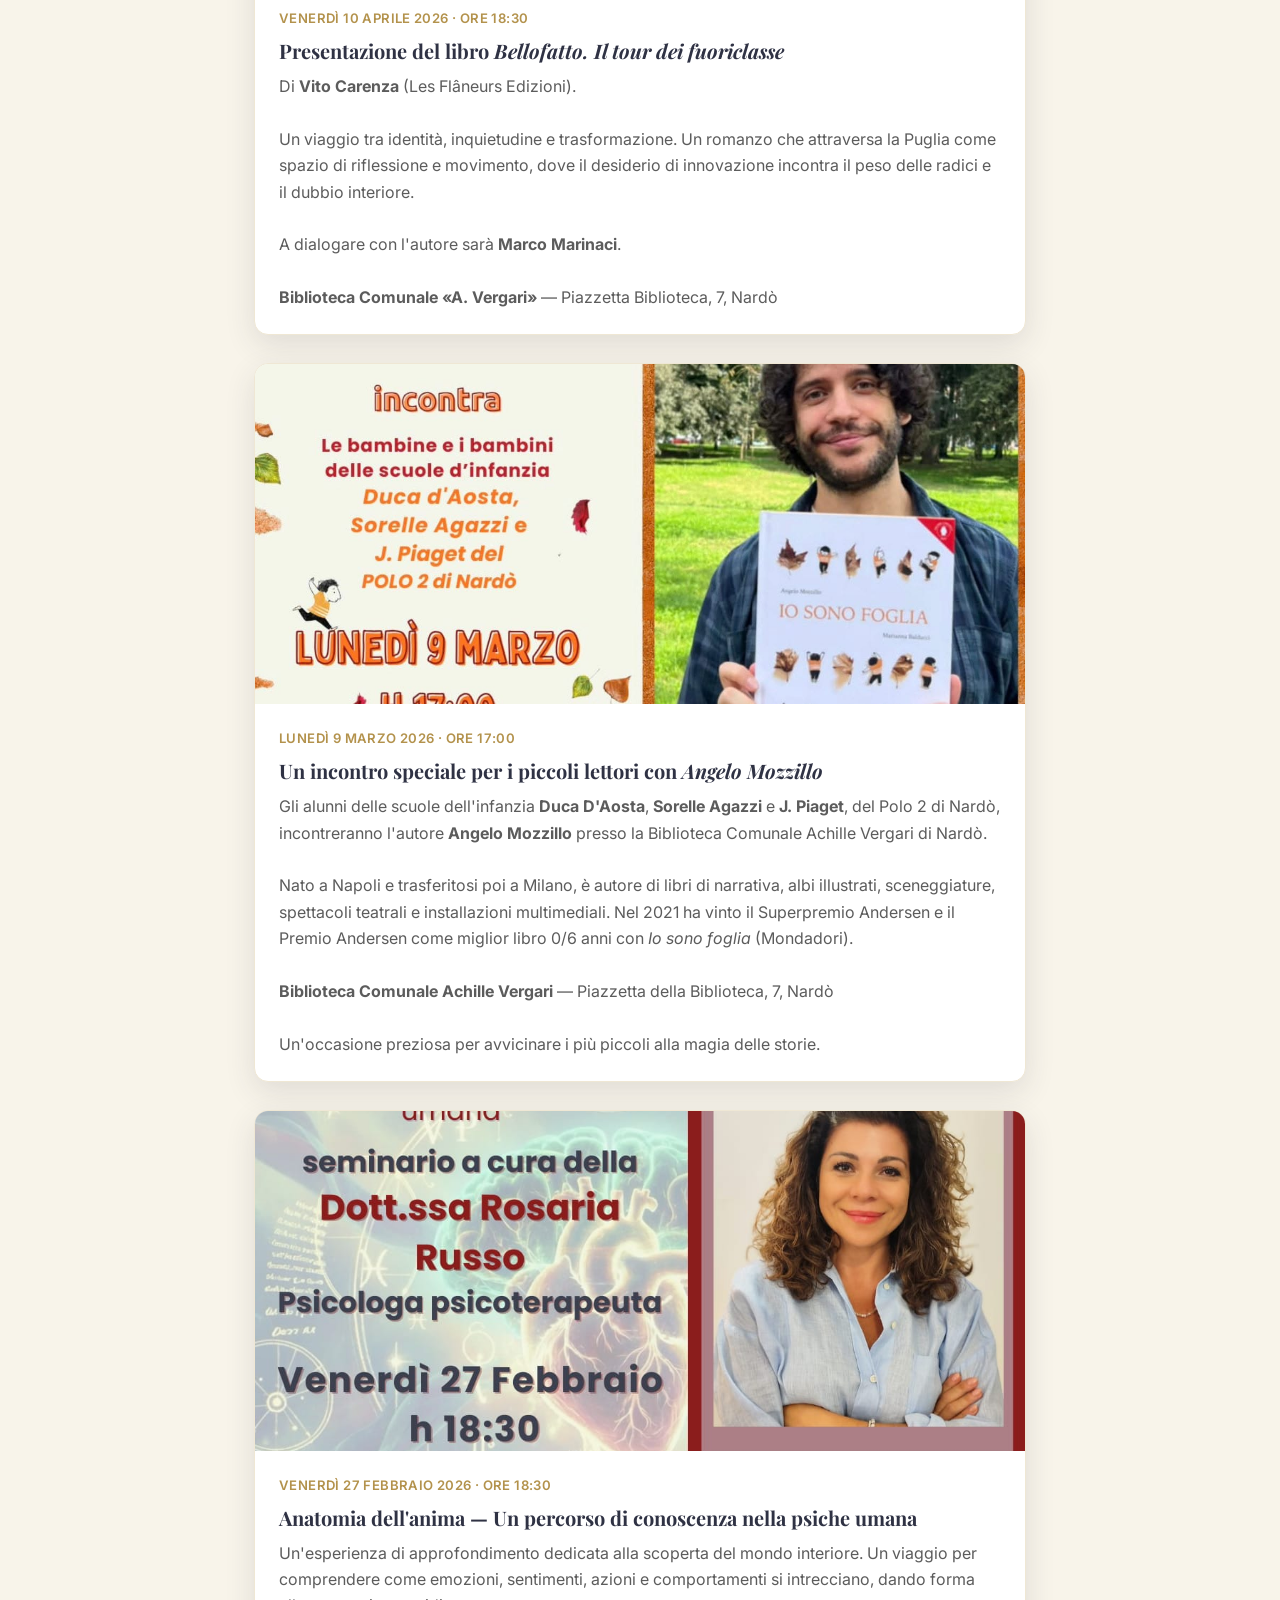
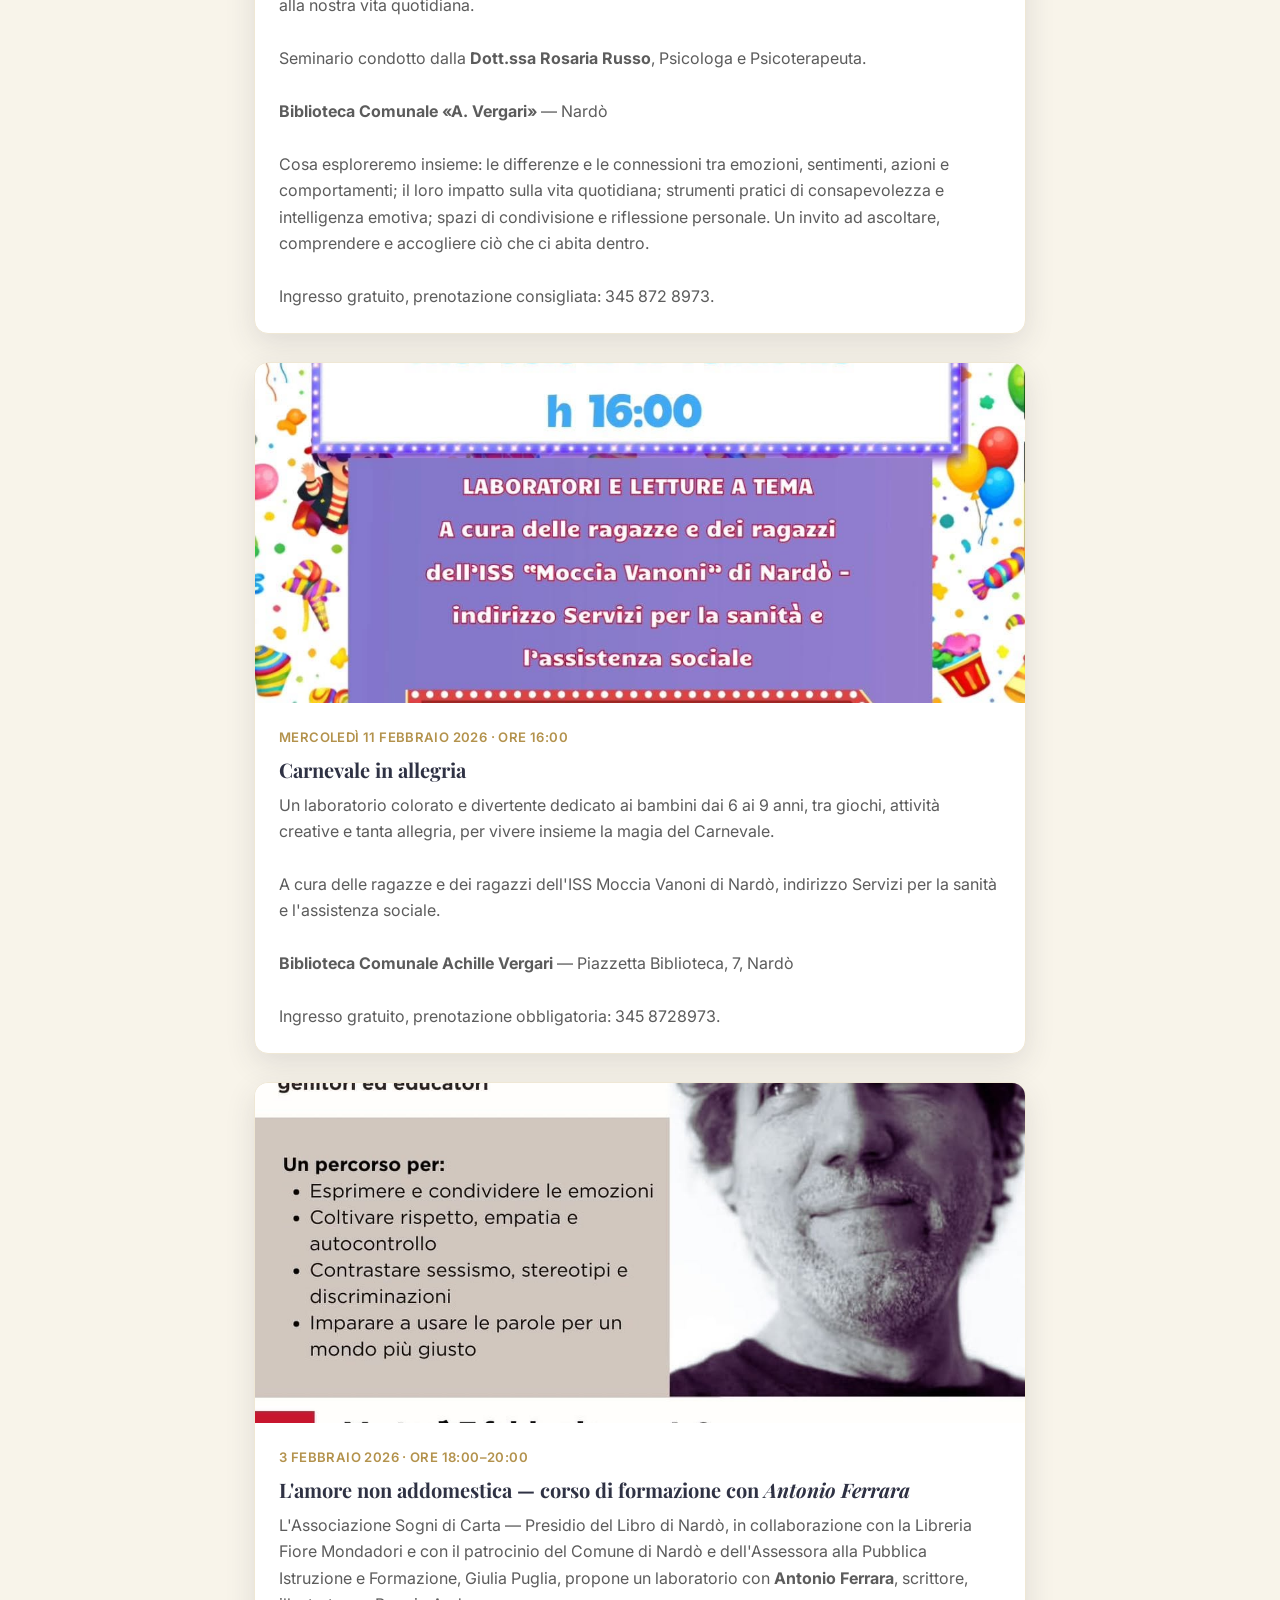
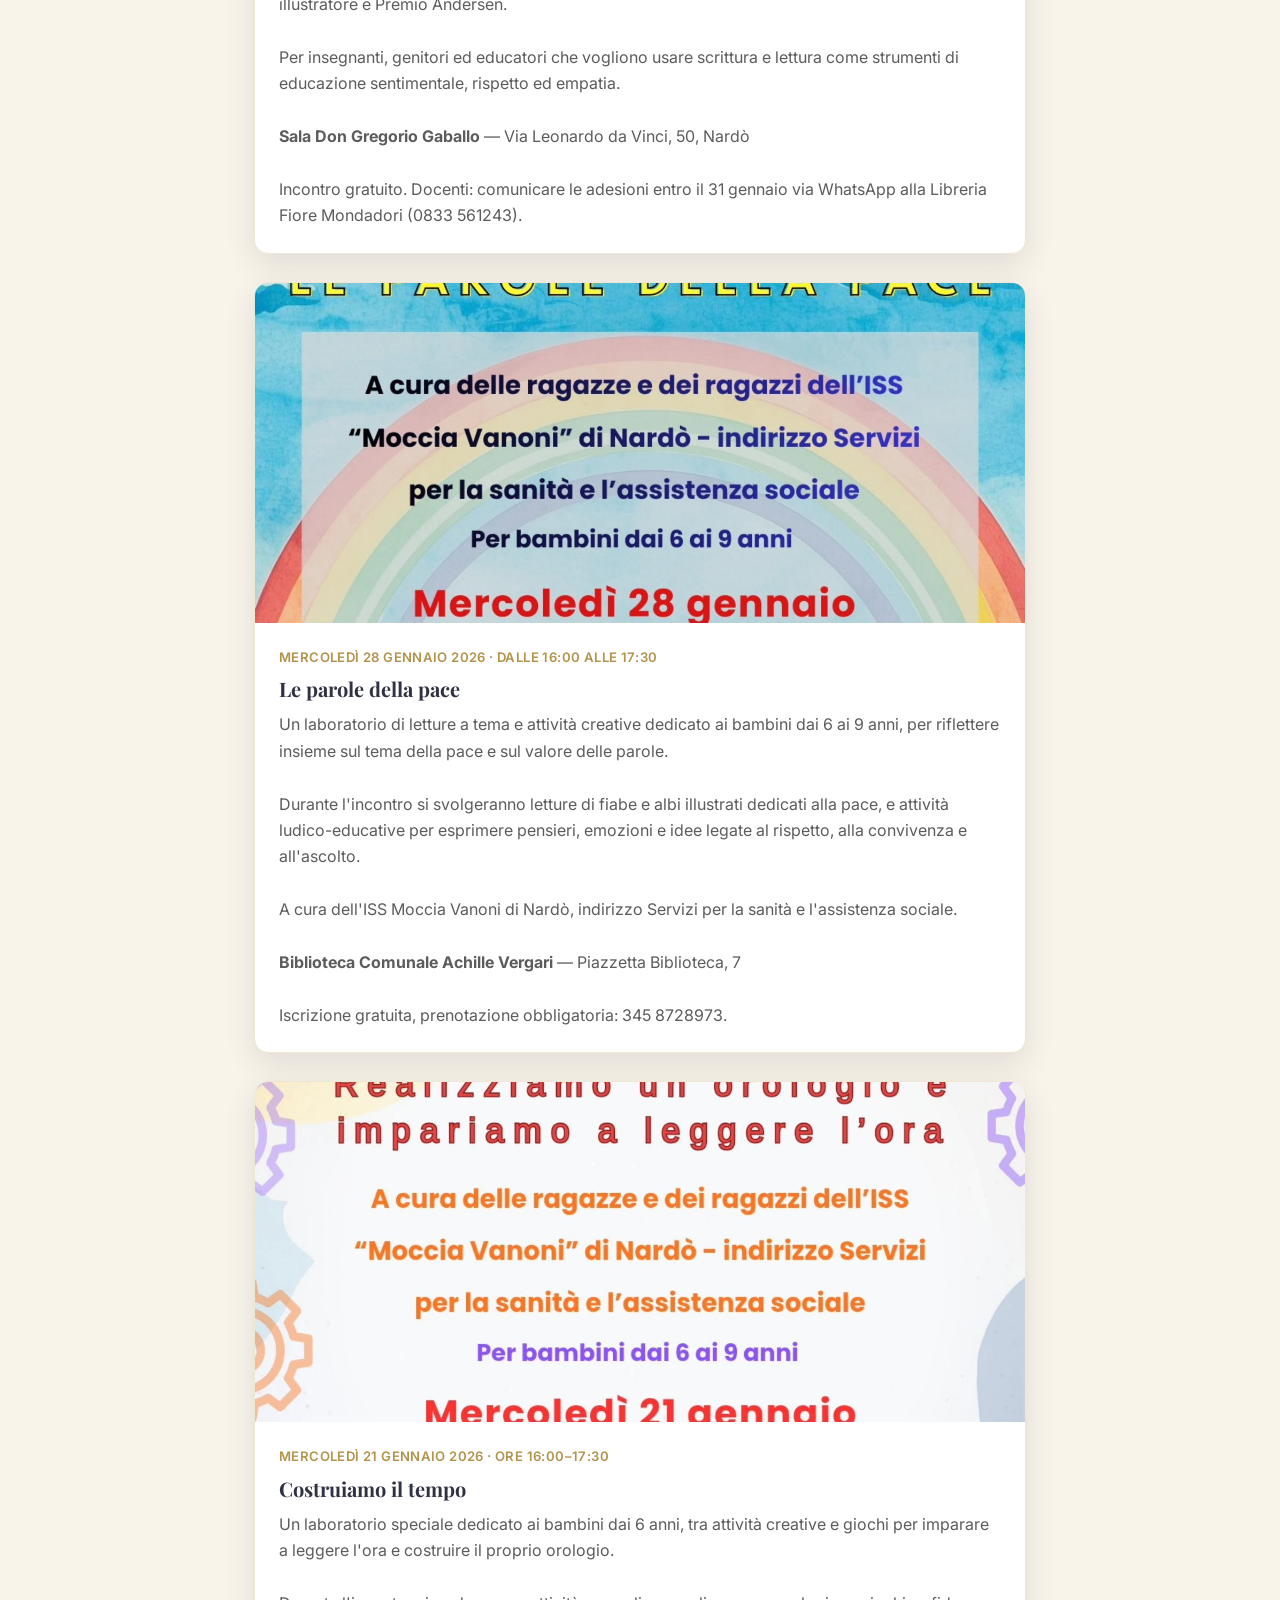
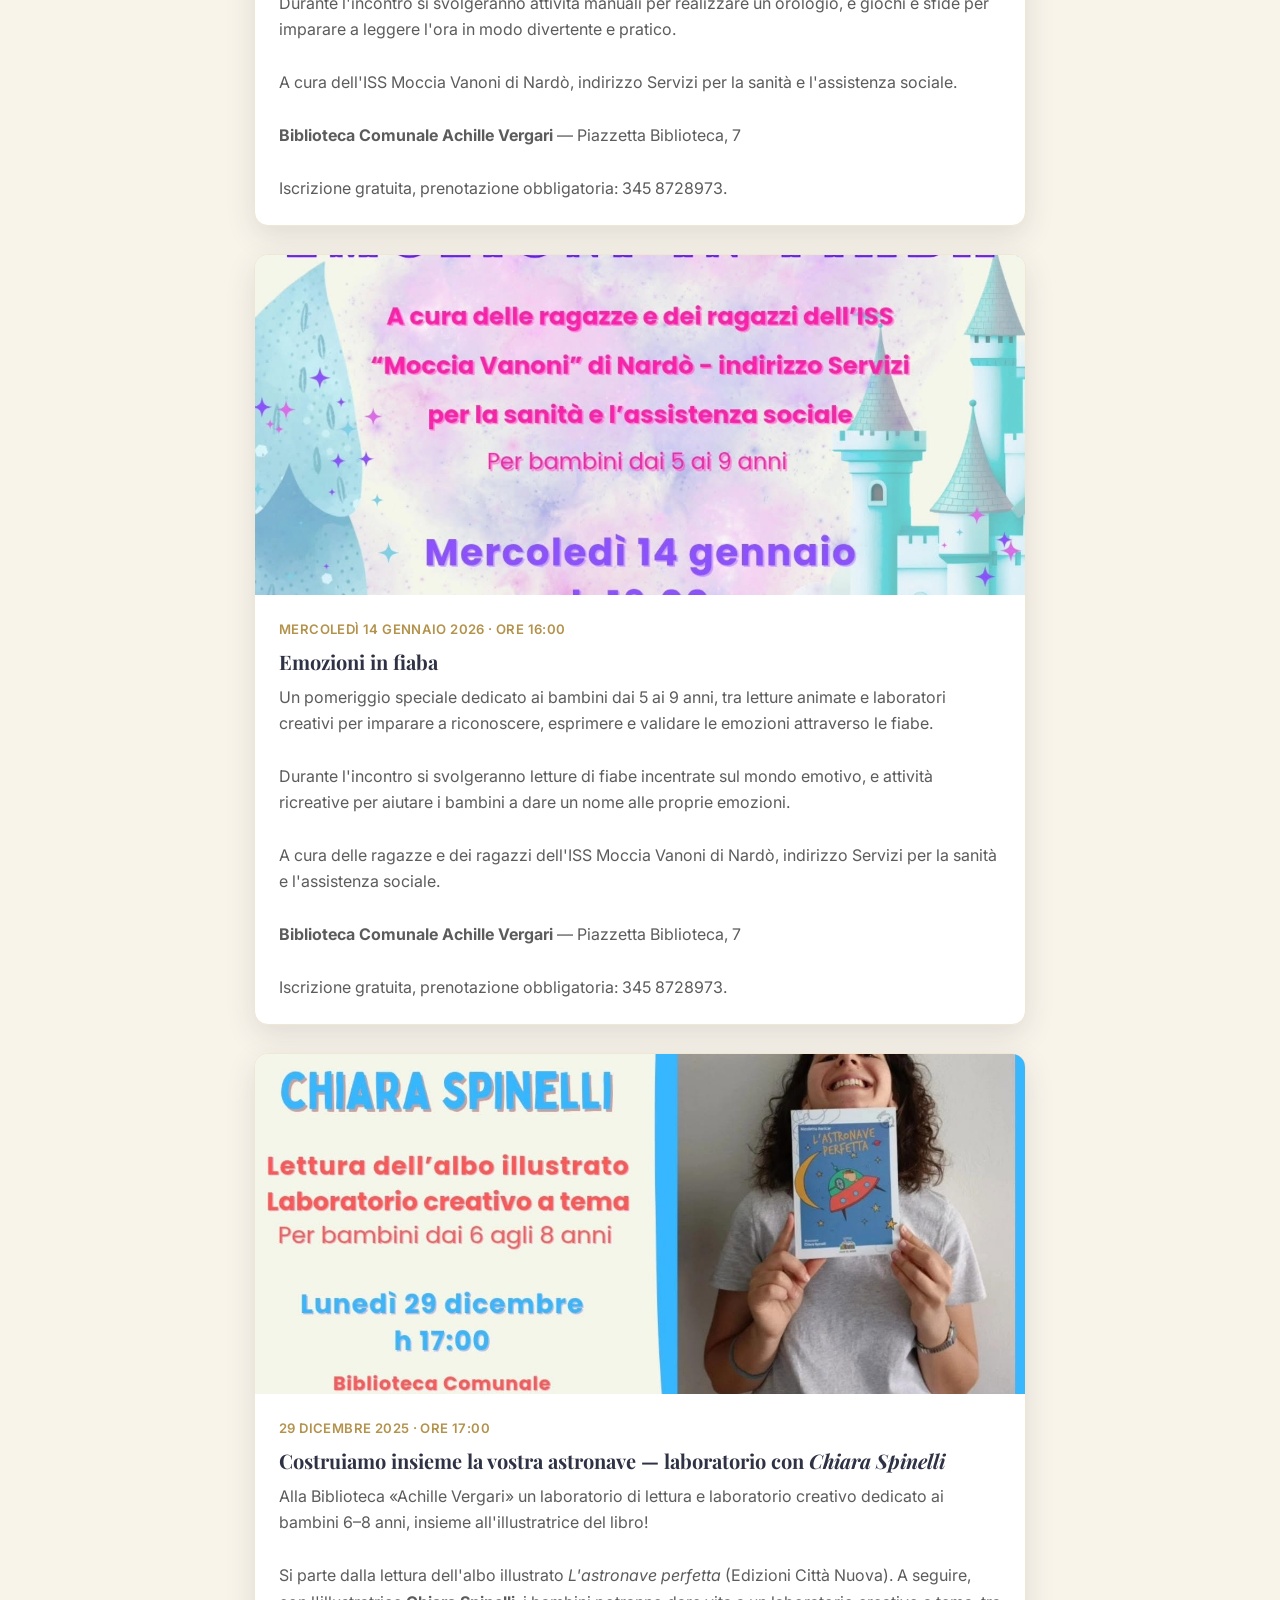
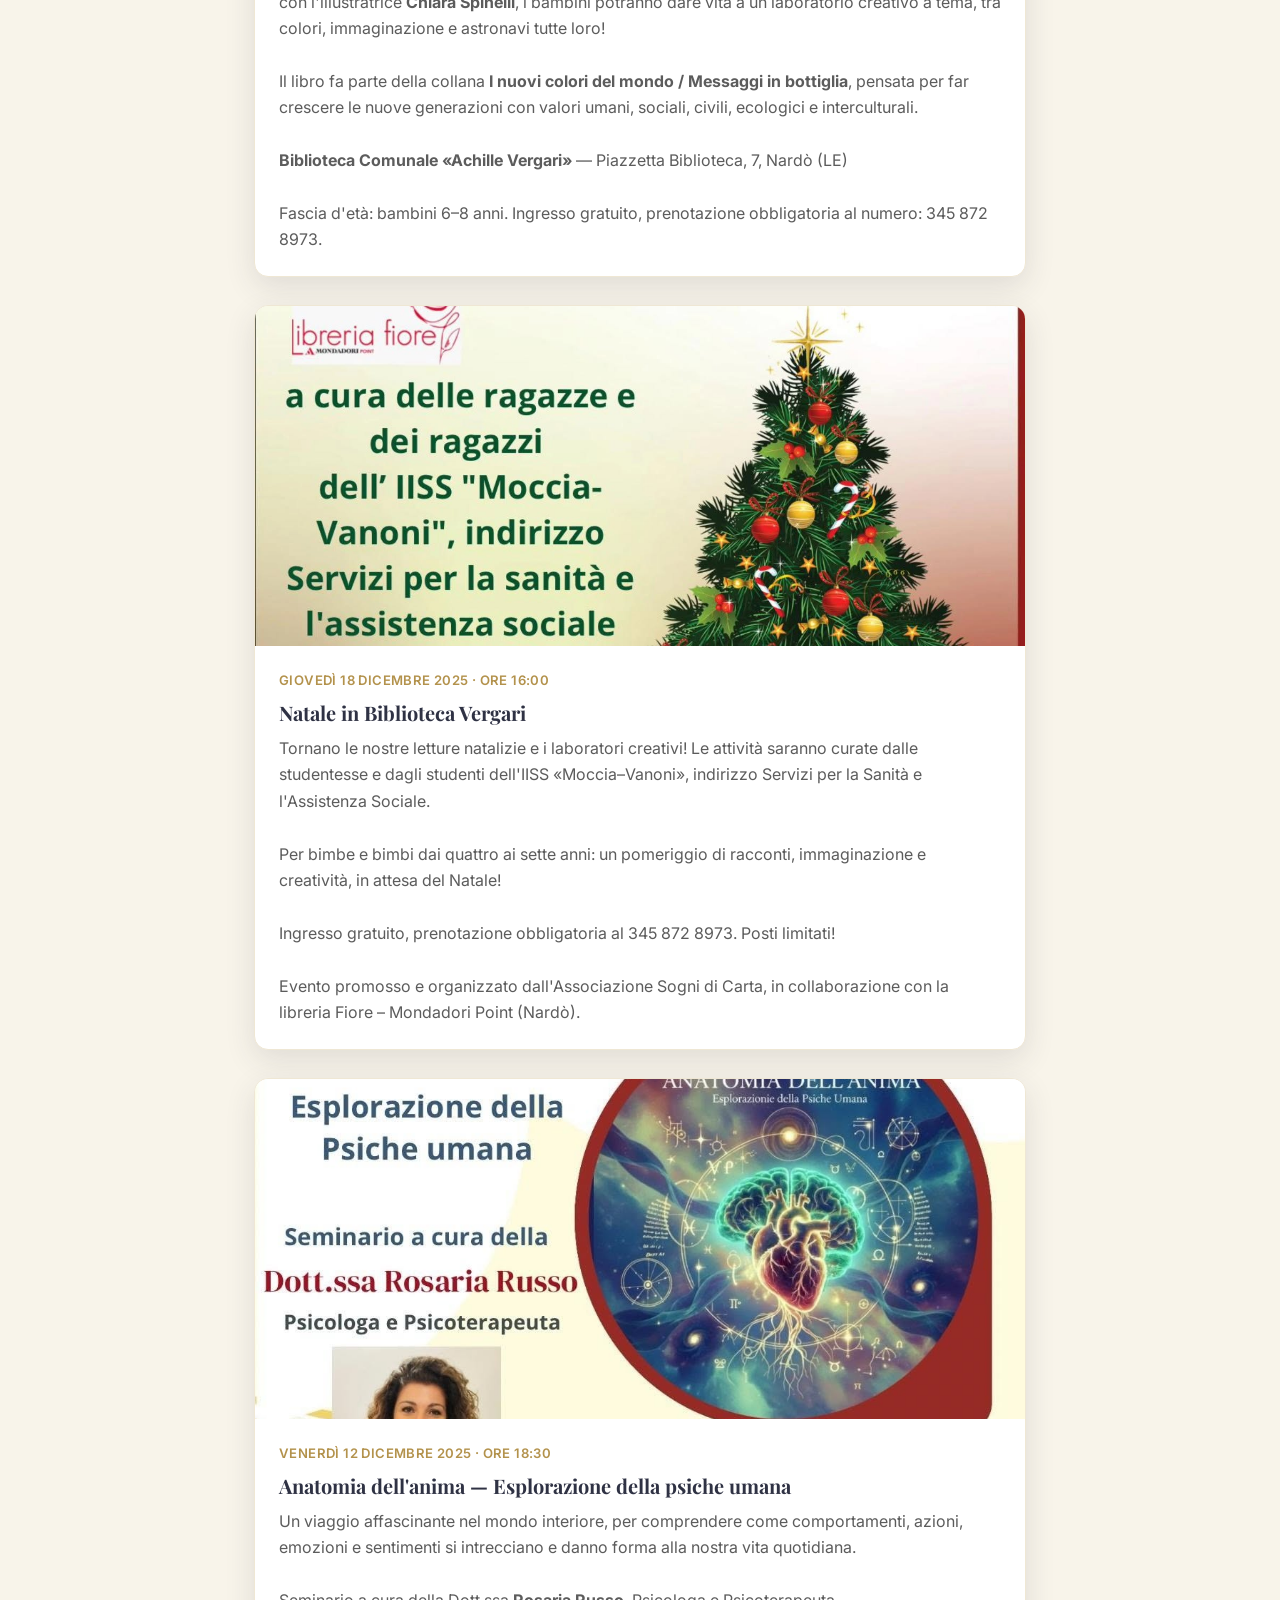
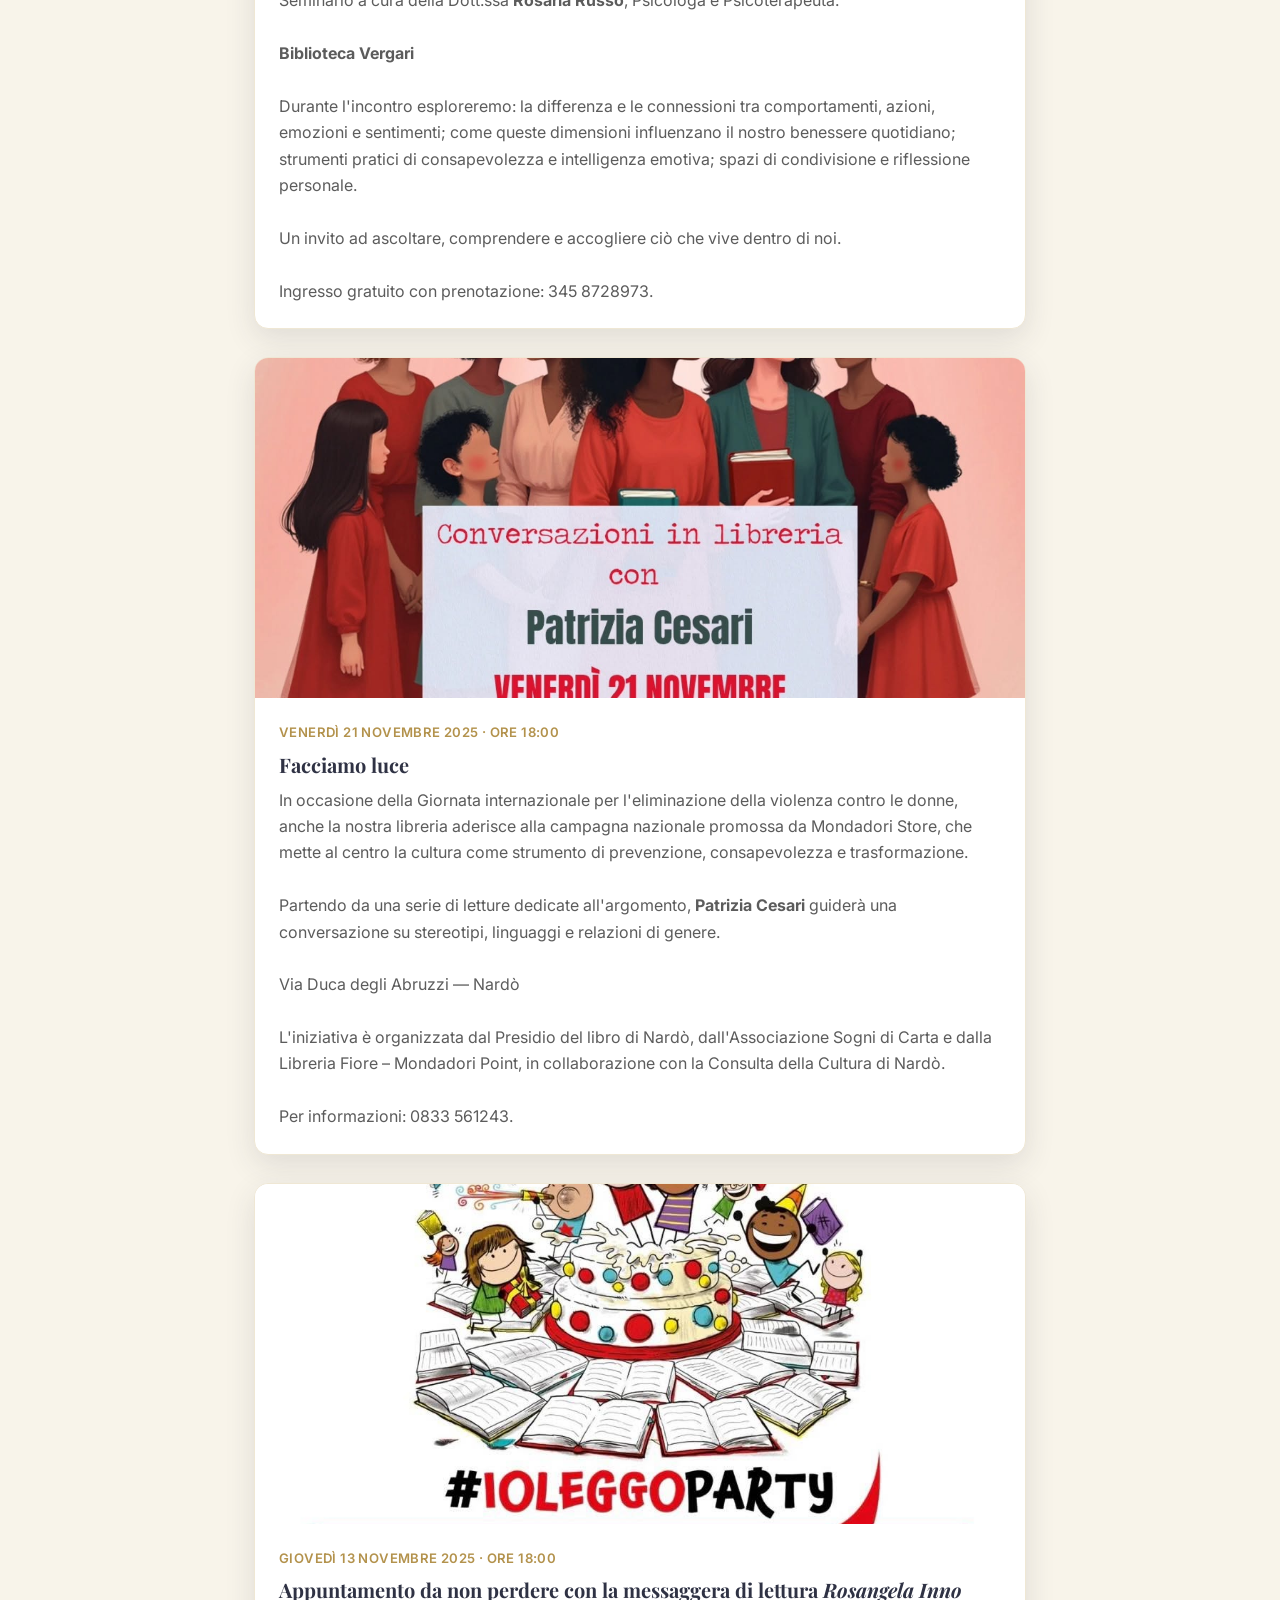
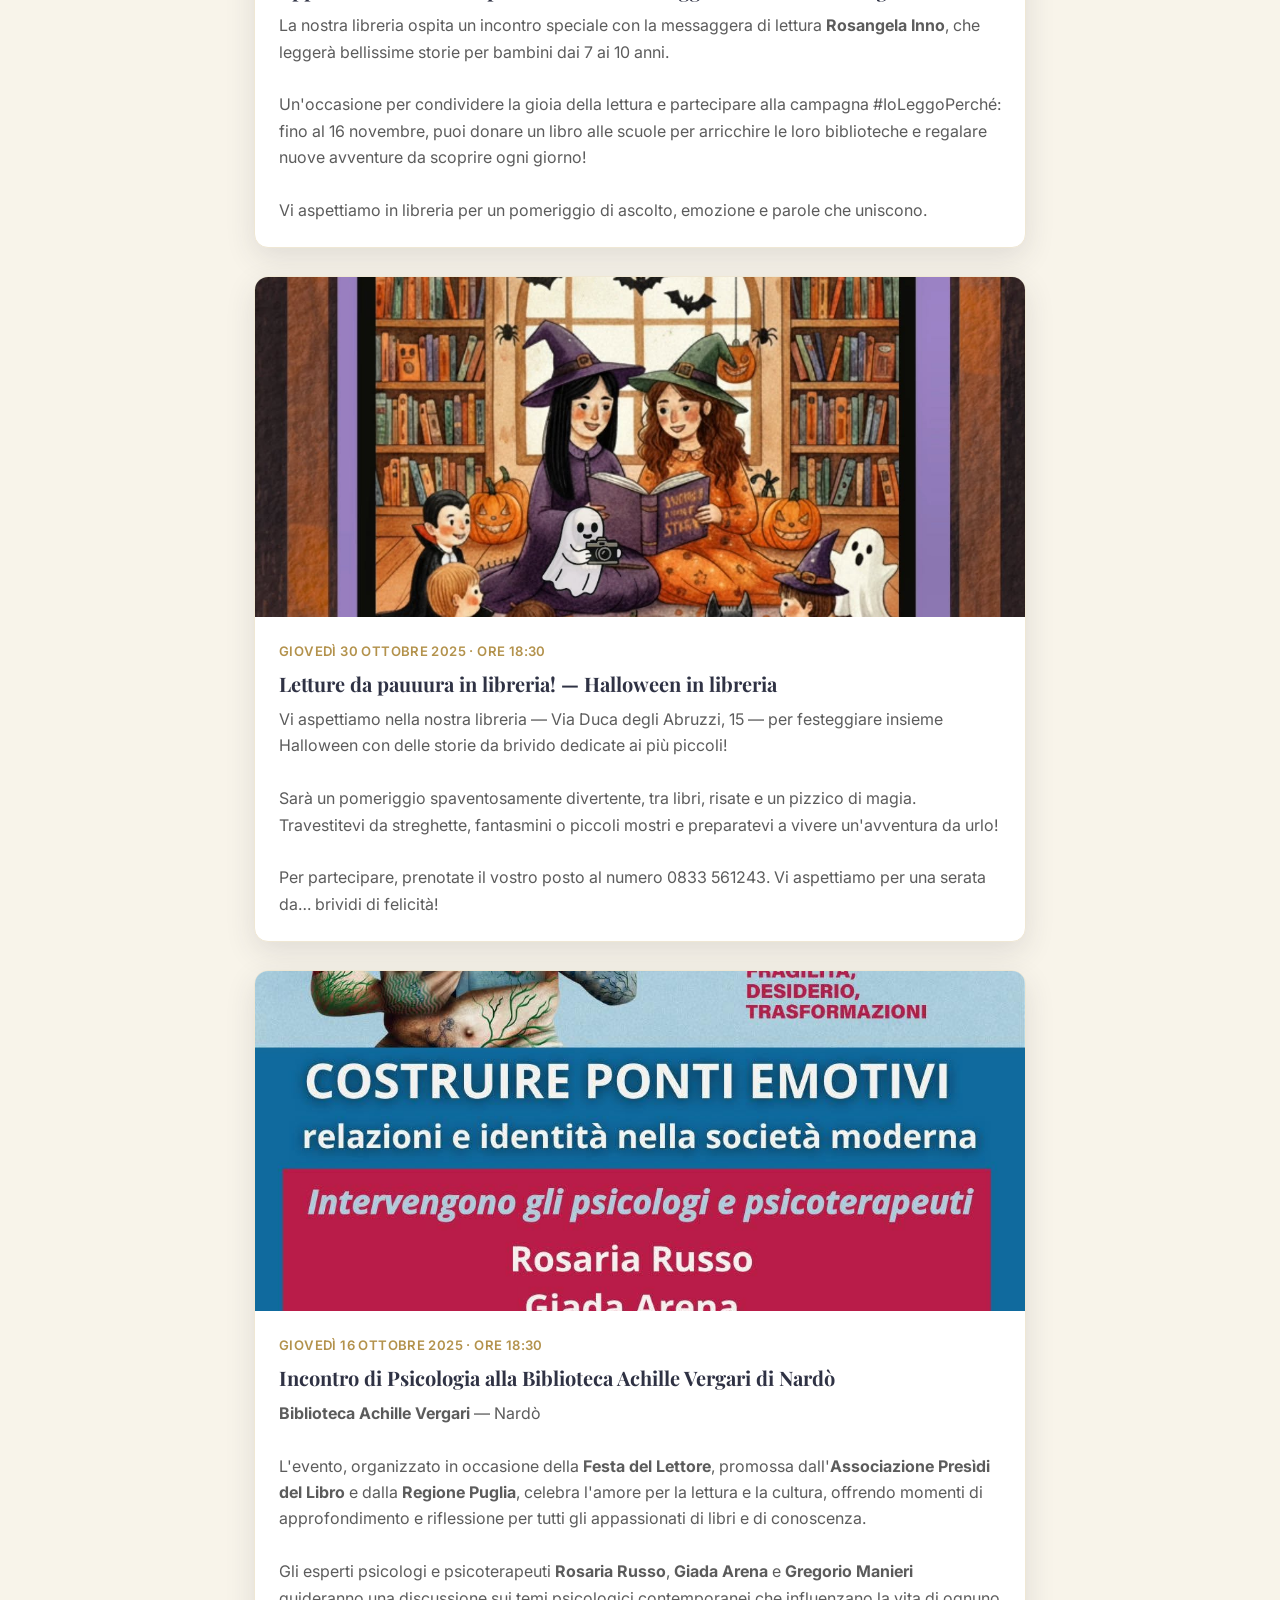
<file: eventi.html>
<!DOCTYPE html>
<html lang="it">
<head>
<meta charset="UTF-8">
<meta name="viewport" content="width=device-width, initial-scale=1.0">
<title>Eventi | Sogni di Carta APS</title>
<meta name="description" content="Gli eventi culturali organizzati da Sogni di Carta APS a Nardò: presentazioni, laboratori, incontri e iniziative sul territorio.">
<link rel="icon" href="assets/img/logo-sogni-di-carta.jpg">
<link rel="preconnect" href="https://fonts.googleapis.com">
<link href="https://fonts.googleapis.com/css2?family=Playfair+Display:wght@600;700&family=Inter:wght@400;500;600;700&display=swap" rel="stylesheet">
<link rel="stylesheet" href="assets/css/style.css">
</head>
<body>

<header class="site-header">
  <div class="header-inner">
    <a href="index.html" class="brand">
      <img src="assets/img/logo-sogni-di-carta.jpg" alt="Logo Sogni di Carta APS">
      <span class="brand-text">
        <span class="name">Sogni di Carta</span>
        <span class="tag">APS &middot; ETS</span>
      </span>
    </a>
    <button class="nav-toggle" aria-label="Apri menu"><span></span><span></span><span></span></button>
    <nav class="main-nav">
      <a href="index.html">Home</a>
      <a href="chi-siamo.html">Chi siamo</a>
      <a href="festival-crocevia-ionio.html">Festival Crocevia per lo Ionio</a>
      <a href="eventi.html" class="active">Eventi</a>
      <a href="news.html">News</a>
      <a href="contributi-pubblici.html">Contributi pubblici</a>
      <a href="sostienici.html">Sostienici</a>
      <a href="contatti.html">Contatti</a>
    </nav>
  </div>
</header>

<section class="hero" style="padding:60px 0 80px;">
  <div class="container">
    <span class="hero-badge">Eventi</span>
    <h1>I nostri eventi culturali</h1>
    <p class="lead">Presentazioni di libri, laboratori, incontri e iniziative culturali organizzate da Sogni di Carta APS. Questa pagina viene aggiornata via via che gli eventi si svolgono.</p>
  </div>
</section>

<section class="section">
  <div class="container" style="max-width:820px;">

    <!--
      TEMPLATE — copia questo blocco per aggiungere un nuovo evento,
      incollalo sopra o sotto gli altri eventi e compila i campi:

      <div class="event-card">
        <div class="event-date">
          <div class="day">12</div>
          <div class="month">Ott</div>
        </div>
        <div class="event-body">
          <h3>Titolo dell'evento</h3>
          <p class="event-meta">Luogo &middot; Orario</p>
          <p>Breve descrizione dell'evento.</p>
        </div>
      </div>
    -->

    <article class="news-card">
      <img src="assets/img/eventi/leggere-perche-matteo-sabato.jpg" alt="Locandina: Leggere Perché, percorso di formazione per insegnanti ed educatori con Matteo Sabato">
      <div class="news-card-body">
        <div class="news-date">23 ottobre, 6 novembre e 13 novembre 2026 &middot; dalle 16:30 alle 18:30</div>
        <h3>Leggere Perché &mdash; percorso di formazione per insegnanti ed educatori</h3>
        <p>Che cosa significa davvero educare alla lettura? E come possiamo aiutare bambini e ragazzi a diventare lettori, partendo dai loro gusti, dalle loro storie e dal loro modo di vivere i libri?

Nell'ambito di <strong>#ioleggoperché 2026</strong>, proponiamo a Nardò un percorso di formazione dedicato a insegnanti ed educatori, per riflettere insieme sulla lettura e sulle possibilità concrete di accompagnare i giovani lettori.

A condurre gli incontri sarà <strong>Matteo Sabato</strong>, educatore alla lettura e consulente editoriale, conosciuto come <em>ilLettoreMatto</em>. Da anni lavora nell'ambito della promozione della lettura attraverso laboratori, gruppi di lettura e percorsi di formazione rivolti a scuole, docenti e famiglie. È presidente di Ventitré10 APS, cura la collana di letteratura giovanile Rendez-vous per Besa Muci ed è segretario nazionale di IBBY Italia.

Parleremo di lettura ad alta voce, scelta dei libri, ricchezza bibliografica, condivisione e nuove proposte dell'editoria per bambini e ragazzi, cercando strumenti ed esperienze da portare concretamente nel lavoro educativo.

<strong>Biblioteca Comunale di Nardò &laquo;Achille Vergari&raquo;</strong> &mdash; Piazzetta Biblioteca, 7

Il corso è gratuito e riservato a insegnanti ed educatori. Prenotazione necessaria: tinyurl.com/biblioeventi

Per maggiori info: Libreria Fiore, 0833 561243.

Un percorso per guardare alla lettura non soltanto come pratica, ma come esperienza da condividere, coltivare e far crescere.

L'iniziativa è promossa da Presidio del Libro di Nardò, dall'Associazione Sogni di Carta e dalla Libreria Fiore &ndash; Mondadori Point, in collaborazione con gli Istituti scolastici del territorio, nell'ambito di #ioleggoperché 2026.</p>
      </div>
    </article>

    <article class="news-card">
      <div class="news-card-body">
        <div class="news-date">Giovedì 18 giugno 2026 &middot; ore 19:00</div>
        <h3>Presentazione del libro <em>Codice primitivo</em> di Paola Maritati</h3>
        <p>Presso la <strong>Biblioteca Comunale Achille Vergari</strong> di Nardò sarà presentato <em>Codice primitivo</em>, il nuovo libro di poesie di <strong>Paola Maritati</strong>, pubblicato da Musicaos Editore e recentemente proposto al Premio Strega Poesia 2026.

A dialogare con l'autrice sarà <strong>Luciano Pagano</strong>, direttore di Musicaos Editore.

Dopo l'esordio di <em>Lingua volgare</em>, Paola Maritati torna con una raccolta che interroga il presente, il linguaggio e la nostra dimensione più autentica e originaria. Una poesia che attraversa corpi, emozioni e relazioni, alla ricerca di un codice capace di resistere alle convenzioni e di riconnetterci a ciò che siamo.

<strong>Biblioteca Comunale Achille Vergari</strong> &mdash; Piazzetta della Biblioteca, 7, Nardò (LE)

Ingresso libero.</p>
      </div>
    </article>

    <article class="news-card">
      <div class="news-card-body">
        <div class="news-date">30 maggio 2026 &middot; ore 18:30</div>
        <h3>Plot Twist! &mdash; Parliamo insieme dei libri che ti hanno cambiato la vita</h3>
        <p>Quel libro che ti è rimasto in testa per giorni. Quello che ti ha fatto vedere le cose in modo diverso. Quello che, in qualche modo, ti ha cambiato per sempre.

Ce l'hai? Allora sei dei nostri! Vieni a raccontarcelo.

Iniziativa realizzata nell'ambito del <strong>Maggio dei Libri</strong>, la campagna nazionale dedicata alla promozione della lettura.

Un incontro di lettura per ragazzi: porta il tuo libro del cuore. Ti aspettiamo in libreria!</p>
      </div>
    </article>

    <article class="news-card">
      <img src="assets/img/eventi/sparkle-pesciolino.jpg" alt="Locandina: presentazione del libro illustrato Sparkle - Il pesciolino che voleva viaggiare alla scoperta di sé e della costa salentina">
      <div class="news-card-body">
        <div class="news-date">22 maggio 2026 &middot; ore 19:00</div>
        <h3>Presentazione del libro illustrato <em>Sparkle &ndash; Il pesciolino che voleva viaggiare alla scoperta di sé e della costa salentina</em></h3>
        <p>Scritto da <strong>Laura Martucci</strong> e illustrato da <strong>Rossella La Sorsa</strong> (Edizioni Milella).

<strong>Biblioteca Comunale &laquo;Achille Vergari&raquo;</strong> &mdash; Piazzetta della Biblioteca n.7, Nardò

Una favola illustrata dedicata al valore dell'unicità, dell'inclusione e della scoperta di sé. Attraverso il viaggio di Sparkle lungo la costa salentina, bambini e adulti sono stati accompagnati in un percorso emozionante fatto di incontri, amicizia, crescita interiore ed empatia.

Introduce: Francesca Muci. Interviene: Maria Gloria Manca, psicologa clinica e della riabilitazione, esperta in Psicologia Clinica Pediatrica, Neuropsicologia e Psicodiagnostica, sul tema "Minori: tra adattabilità, inclusione e conoscenza". Momento coreografico a cura delle adolescenti dell'Oratorio ANSPI &ndash; Al Posto Nostro.

Evento organizzato dall'Associazione Sogni di Carta in collaborazione con la Libreria Fiore Mondadori Point di Nardò, il Presidio del Libro di Nardò, la Cooperativa Sociale Bethel e il Circolo Oratorio ANSPI di Nardò. Con il patrocinio del Comune di Nardò e del Delegato alla Cultura Francesco Plantera.</p>
      </div>
    </article>

    <article class="news-card">
      <img src="assets/img/eventi/ora-del-te.jpg" alt="Locandina: L'ora del tè, lettura animata e laboratorio creativo con Chiara Spinelli">
      <div class="news-card-body">
        <div class="news-date">Venerdì 24 aprile 2026 &middot; ore 17:00</div>
        <h3>E se l'ora del tè diventasse un'avventura? &mdash; <em>L'ora del tè</em></h3>
        <p>Per nonna Teresa è un rito magico. Per la piccola Marta diventa una corsa su e giù per le scale, tra porte che si aprono e incontri inaspettati...

Vieni a scoprire <em>L'ora del tè</em> (Macadamia Edizioni) con noi!

<strong>Biblioteca Comunale &laquo;Achille Vergari&raquo;</strong> &mdash; Piazzetta Biblioteca, 7, Nardò

Ti aspettano una lettura animata e un laboratorio creativo con l'illustratrice <strong>Chiara Spinelli</strong>. Per bambini dai 4 ai 7 anni, durata 1 ora.

Ingresso gratuito, prenotazione obbligatoria: 345 872 8973.</p>
      </div>
    </article>

    <article class="news-card">
      <img src="assets/img/eventi/bellofatto-carenza.jpg" alt="Locandina: presentazione del libro Bellofatto. Il tour dei fuoriclasse di Vito Carenza">
      <div class="news-card-body">
        <div class="news-date">Venerdì 10 aprile 2026 &middot; ore 18:30</div>
        <h3>Presentazione del libro <em>Bellofatto. Il tour dei fuoriclasse</em></h3>
        <p>Di <strong>Vito Carenza</strong> (Les Flâneurs Edizioni).

Un viaggio tra identità, inquietudine e trasformazione. Un romanzo che attraversa la Puglia come spazio di riflessione e movimento, dove il desiderio di innovazione incontra il peso delle radici e il dubbio interiore.

A dialogare con l'autore sarà <strong>Marco Marinaci</strong>.

<strong>Biblioteca Comunale &laquo;A. Vergari&raquo;</strong> &mdash; Piazzetta Biblioteca, 7, Nardò</p>
      </div>
    </article>

    <article class="news-card">
      <img src="assets/img/eventi/incontro-angelo-mozzillo.jpg" alt="Locandina: incontro con l'autore Angelo Mozzillo per i piccoli lettori">
      <div class="news-card-body">
        <div class="news-date">Lunedì 9 marzo 2026 &middot; ore 17:00</div>
        <h3>Un incontro speciale per i piccoli lettori con <em>Angelo Mozzillo</em></h3>
        <p>Gli alunni delle scuole dell'infanzia <strong>Duca D'Aosta</strong>, <strong>Sorelle Agazzi</strong> e <strong>J. Piaget</strong>, del Polo 2 di Nardò, incontreranno l'autore <strong>Angelo Mozzillo</strong> presso la Biblioteca Comunale Achille Vergari di Nardò.

Nato a Napoli e trasferitosi poi a Milano, è autore di libri di narrativa, albi illustrati, sceneggiature, spettacoli teatrali e installazioni multimediali. Nel 2021 ha vinto il Superpremio Andersen e il Premio Andersen come miglior libro 0/6 anni con <em>Io sono foglia</em> (Mondadori).

<strong>Biblioteca Comunale Achille Vergari</strong> &mdash; Piazzetta della Biblioteca, 7, Nardò

Un'occasione preziosa per avvicinare i più piccoli alla magia delle storie.</p>
      </div>
    </article>

    <article class="news-card">
      <img src="assets/img/eventi/anatomia-anima.jpg" alt="Locandina: Anatomia dell'anima, seminario con la Dott.ssa Rosaria Russo">
      <div class="news-card-body">
        <div class="news-date">Venerdì 27 febbraio 2026 &middot; ore 18:30</div>
        <h3>Anatomia dell'anima &mdash; Un percorso di conoscenza nella psiche umana</h3>
        <p>Un'esperienza di approfondimento dedicata alla scoperta del mondo interiore. Un viaggio per comprendere come emozioni, sentimenti, azioni e comportamenti si intrecciano, dando forma alla nostra vita quotidiana.

Seminario condotto dalla <strong>Dott.ssa Rosaria Russo</strong>, Psicologa e Psicoterapeuta.

<strong>Biblioteca Comunale &laquo;A. Vergari&raquo;</strong> &mdash; Nardò

Cosa esploreremo insieme: le differenze e le connessioni tra emozioni, sentimenti, azioni e comportamenti; il loro impatto sulla vita quotidiana; strumenti pratici di consapevolezza e intelligenza emotiva; spazi di condivisione e riflessione personale. Un invito ad ascoltare, comprendere e accogliere ciò che ci abita dentro.

Ingresso gratuito, prenotazione consigliata: 345 872 8973.</p>
      </div>
    </article>

    <article class="news-card">
      <img src="assets/img/eventi/carnevale-in-allegria.jpg" alt="Locandina: Carnevale in allegria, laboratorio per bambini">
      <div class="news-card-body">
        <div class="news-date">Mercoledì 11 febbraio 2026 &middot; ore 16:00</div>
        <h3>Carnevale in allegria</h3>
        <p>Un laboratorio colorato e divertente dedicato ai bambini dai 6 ai 9 anni, tra giochi, attività creative e tanta allegria, per vivere insieme la magia del Carnevale.

A cura delle ragazze e dei ragazzi dell'ISS Moccia Vanoni di Nardò, indirizzo Servizi per la sanità e l'assistenza sociale.

<strong>Biblioteca Comunale Achille Vergari</strong> &mdash; Piazzetta Biblioteca, 7, Nardò

Ingresso gratuito, prenotazione obbligatoria: 345 8728973.</p>
      </div>
    </article>

    <article class="news-card">
      <img src="assets/img/eventi/corso-antonio-ferrara.jpg" alt="Locandina: L'amore non addomestica, corso di formazione con Antonio Ferrara">
      <div class="news-card-body">
        <div class="news-date">3 febbraio 2026 &middot; ore 18:00&ndash;20:00</div>
        <h3>L'amore non addomestica &mdash; corso di formazione con <em>Antonio Ferrara</em></h3>
        <p>L'Associazione Sogni di Carta &mdash; Presidio del Libro di Nardò, in collaborazione con la Libreria Fiore Mondadori e con il patrocinio del Comune di Nardò e dell'Assessora alla Pubblica Istruzione e Formazione, Giulia Puglia, propone un laboratorio con <strong>Antonio Ferrara</strong>, scrittore, illustratore e Premio Andersen.

Per insegnanti, genitori ed educatori che vogliono usare scrittura e lettura come strumenti di educazione sentimentale, rispetto ed empatia.

<strong>Sala Don Gregorio Gaballo</strong> &mdash; Via Leonardo da Vinci, 50, Nardò

Incontro gratuito. Docenti: comunicare le adesioni entro il 31 gennaio via WhatsApp alla Libreria Fiore Mondadori (0833 561243).</p>
      </div>
    </article>

    <article class="news-card">
      <img src="assets/img/eventi/le-parole-della-pace.jpg" alt="Locandina: Le parole della pace, laboratorio di letture e attività creative per bambini">
      <div class="news-card-body">
        <div class="news-date">Mercoledì 28 gennaio 2026 &middot; dalle 16:00 alle 17:30</div>
        <h3>Le parole della pace</h3>
        <p>Un laboratorio di letture a tema e attività creative dedicato ai bambini dai 6 ai 9 anni, per riflettere insieme sul tema della pace e sul valore delle parole.

Durante l'incontro si svolgeranno letture di fiabe e albi illustrati dedicati alla pace, e attività ludico-educative per esprimere pensieri, emozioni e idee legate al rispetto, alla convivenza e all'ascolto.

A cura dell'ISS Moccia Vanoni di Nardò, indirizzo Servizi per la sanità e l'assistenza sociale.

<strong>Biblioteca Comunale Achille Vergari</strong> &mdash; Piazzetta Biblioteca, 7

Iscrizione gratuita, prenotazione obbligatoria: 345 8728973.</p>
      </div>
    </article>

    <article class="news-card">
      <img src="assets/img/eventi/costruiamo-il-tempo.jpg" alt="Locandina: Costruiamo il tempo, laboratorio per bambini">
      <div class="news-card-body">
        <div class="news-date">Mercoledì 21 gennaio 2026 &middot; ore 16:00&ndash;17:30</div>
        <h3>Costruiamo il tempo</h3>
        <p>Un laboratorio speciale dedicato ai bambini dai 6 anni, tra attività creative e giochi per imparare a leggere l'ora e costruire il proprio orologio.

Durante l'incontro si svolgeranno attività manuali per realizzare un orologio, e giochi e sfide per imparare a leggere l'ora in modo divertente e pratico.

A cura dell'ISS Moccia Vanoni di Nardò, indirizzo Servizi per la sanità e l'assistenza sociale.

<strong>Biblioteca Comunale Achille Vergari</strong> &mdash; Piazzetta Biblioteca, 7

Iscrizione gratuita, prenotazione obbligatoria: 345 8728973.</p>
      </div>
    </article>

    <article class="news-card">
      <img src="assets/img/eventi/emozioni-in-fiaba.jpg" alt="Locandina: Emozioni in fiaba, pomeriggio di letture animate e laboratori creativi">
      <div class="news-card-body">
        <div class="news-date">Mercoledì 14 gennaio 2026 &middot; ore 16:00</div>
        <h3>Emozioni in fiaba</h3>
        <p>Un pomeriggio speciale dedicato ai bambini dai 5 ai 9 anni, tra letture animate e laboratori creativi per imparare a riconoscere, esprimere e validare le emozioni attraverso le fiabe.

Durante l'incontro si svolgeranno letture di fiabe incentrate sul mondo emotivo, e attività ricreative per aiutare i bambini a dare un nome alle proprie emozioni.

A cura delle ragazze e dei ragazzi dell'ISS Moccia Vanoni di Nardò, indirizzo Servizi per la sanità e l'assistenza sociale.

<strong>Biblioteca Comunale Achille Vergari</strong> &mdash; Piazzetta Biblioteca, 7

Iscrizione gratuita, prenotazione obbligatoria: 345 8728973.</p>
      </div>
    </article>

    <article class="news-card">
      <img src="assets/img/eventi/astronave-perfetta-chiara-spinelli.jpg" alt="Locandina: laboratorio di lettura e laboratorio creativo con l'illustratrice Chiara Spinelli">
      <div class="news-card-body">
        <div class="news-date">29 dicembre 2025 &middot; ore 17:00</div>
        <h3>Costruiamo insieme la vostra astronave &mdash; laboratorio con <em>Chiara Spinelli</em></h3>
        <p>Alla Biblioteca &laquo;Achille Vergari&raquo; un laboratorio di lettura e laboratorio creativo dedicato ai bambini 6&ndash;8 anni, insieme all'illustratrice del libro!

Si parte dalla lettura dell'albo illustrato <em>L'astronave perfetta</em> (Edizioni Città Nuova). A seguire, con l'illustratrice <strong>Chiara Spinelli</strong>, i bambini potranno dare vita a un laboratorio creativo a tema, tra colori, immaginazione e astronavi tutte loro!

Il libro fa parte della collana <strong>I nuovi colori del mondo / Messaggi in bottiglia</strong>, pensata per far crescere le nuove generazioni con valori umani, sociali, civili, ecologici e interculturali.

<strong>Biblioteca Comunale &laquo;Achille Vergari&raquo;</strong> &mdash; Piazzetta Biblioteca, 7, Nardò (LE)

Fascia d'età: bambini 6&ndash;8 anni. Ingresso gratuito, prenotazione obbligatoria al numero: 345 872 8973.</p>
      </div>
    </article>

    <article class="news-card">
      <img src="assets/img/eventi/natale-in-biblioteca-vergari.jpg" alt="Locandina: Natale in Biblioteca Vergari, letture natalizie e laboratori creativi">
      <div class="news-card-body">
        <div class="news-date">Giovedì 18 dicembre 2025 &middot; ore 16:00</div>
        <h3>Natale in Biblioteca Vergari</h3>
        <p>Tornano le nostre letture natalizie e i laboratori creativi! Le attività saranno curate dalle studentesse e dagli studenti dell'IISS &laquo;Moccia&ndash;Vanoni&raquo;, indirizzo Servizi per la Sanità e l'Assistenza Sociale.

Per bimbe e bimbi dai quattro ai sette anni: un pomeriggio di racconti, immaginazione e creatività, in attesa del Natale!

Ingresso gratuito, prenotazione obbligatoria al 345 872 8973. Posti limitati!

Evento promosso e organizzato dall'Associazione Sogni di Carta, in collaborazione con la libreria Fiore &ndash; Mondadori Point (Nardò).</p>
      </div>
    </article>

    <article class="news-card">
      <img src="assets/img/eventi/anatomia-anima-dicembre-2025.jpg" alt="Locandina: Anatomia dell'anima, seminario con la Dott.ssa Rosaria Russo">
      <div class="news-card-body">
        <div class="news-date">Venerdì 12 dicembre 2025 &middot; ore 18:30</div>
        <h3>Anatomia dell'anima &mdash; Esplorazione della psiche umana</h3>
        <p>Un viaggio affascinante nel mondo interiore, per comprendere come comportamenti, azioni, emozioni e sentimenti si intrecciano e danno forma alla nostra vita quotidiana.

Seminario a cura della Dott.ssa <strong>Rosaria Russo</strong>, Psicologa e Psicoterapeuta.

<strong>Biblioteca Vergari</strong>

Durante l'incontro esploreremo: la differenza e le connessioni tra comportamenti, azioni, emozioni e sentimenti; come queste dimensioni influenzano il nostro benessere quotidiano; strumenti pratici di consapevolezza e intelligenza emotiva; spazi di condivisione e riflessione personale.

Un invito ad ascoltare, comprendere e accogliere ciò che vive dentro di noi.

Ingresso gratuito con prenotazione: 345 8728973.</p>
      </div>
    </article>

    <article class="news-card">
      <img src="assets/img/eventi/facciamo-luce.jpg" alt="Locandina: Facciamo luce, incontro nella Giornata internazionale per l'eliminazione della violenza contro le donne">
      <div class="news-card-body">
        <div class="news-date">Venerdì 21 novembre 2025 &middot; ore 18:00</div>
        <h3>Facciamo luce</h3>
        <p>In occasione della Giornata internazionale per l'eliminazione della violenza contro le donne, anche la nostra libreria aderisce alla campagna nazionale promossa da Mondadori Store, che mette al centro la cultura come strumento di prevenzione, consapevolezza e trasformazione.

Partendo da una serie di letture dedicate all'argomento, <strong>Patrizia Cesari</strong> guiderà una conversazione su stereotipi, linguaggi e relazioni di genere.

Via Duca degli Abruzzi &mdash; Nardò

L'iniziativa è organizzata dal Presidio del libro di Nardò, dall'Associazione Sogni di Carta e dalla Libreria Fiore &ndash; Mondadori Point, in collaborazione con la Consulta della Cultura di Nardò.

Per informazioni: 0833 561243.</p>
      </div>
    </article>

    <article class="news-card">
      <img src="assets/img/eventi/ioleggoparty-rosangela-inno.jpg" alt="Locandina: incontro con la messaggera di lettura Rosangela Inno per la campagna #ioleggoperché">
      <div class="news-card-body">
        <div class="news-date">Giovedì 13 novembre 2025 &middot; ore 18:00</div>
        <h3>Appuntamento da non perdere con la messaggera di lettura <em>Rosangela Inno</em></h3>
        <p>La nostra libreria ospita un incontro speciale con la messaggera di lettura <strong>Rosangela Inno</strong>, che leggerà bellissime storie per bambini dai 7 ai 10 anni.

Un'occasione per condividere la gioia della lettura e partecipare alla campagna #IoLeggoPerché: fino al 16 novembre, puoi donare un libro alle scuole per arricchire le loro biblioteche e regalare nuove avventure da scoprire ogni giorno!

Vi aspettiamo in libreria per un pomeriggio di ascolto, emozione e parole che uniscono.</p>
      </div>
    </article>

    <article class="news-card">
      <img src="assets/img/eventi/halloween-in-libreria.jpg" alt="Locandina: Halloween in libreria, letture da paura per bambini">
      <div class="news-card-body">
        <div class="news-date">Giovedì 30 ottobre 2025 &middot; ore 18:30</div>
        <h3>Letture da pauuura in libreria! &mdash; Halloween in libreria</h3>
        <p>Vi aspettiamo nella nostra libreria &mdash; Via Duca degli Abruzzi, 15 &mdash; per festeggiare insieme Halloween con delle storie da brivido dedicate ai più piccoli!

Sarà un pomeriggio spaventosamente divertente, tra libri, risate e un pizzico di magia. Travestitevi da streghette, fantasmini o piccoli mostri e preparatevi a vivere un'avventura da urlo!

Per partecipare, prenotate il vostro posto al numero 0833 561243. Vi aspettiamo per una serata da&hellip; brividi di felicità!</p>
      </div>
    </article>

    <article class="news-card">
      <img src="assets/img/eventi/incontro-psicologia-biblioteca-vergari.jpg" alt="Locandina: Incontro di Psicologia alla Biblioteca Achille Vergari di Nardò">
      <div class="news-card-body">
        <div class="news-date">Giovedì 16 ottobre 2025 &middot; ore 18:30</div>
        <h3>Incontro di Psicologia alla Biblioteca Achille Vergari di Nardò</h3>
        <p><strong>Biblioteca Achille Vergari</strong> &mdash; Nardò

L'evento, organizzato in occasione della <strong>Festa del Lettore</strong>, promossa dall'<strong>Associazione Presìdi del Libro</strong> e dalla <strong>Regione Puglia</strong>, celebra l'amore per la lettura e la cultura, offrendo momenti di approfondimento e riflessione per tutti gli appassionati di libri e di conoscenza.

Gli esperti psicologi e psicoterapeuti <strong>Rosaria Russo</strong>, <strong>Giada Arena</strong> e <strong>Gregorio Manieri</strong> guideranno una discussione sui temi psicologici contemporanei che influenzano la vita di ognuno di noi.

La serata offrirà un'analisi approfondita delle fragilità umane e delle sfide emergenti nella quotidianità, evidenziando come questi aspetti si intrecciano con le dinamiche della vita moderna. I relatori proporranno osservazioni e spunti di riflessione utili per comprendere e affrontare le incertezze del nostro tempo.

Vi aspettiamo!</p>
      </div>
    </article>

    <article class="news-card">
      <img src="assets/img/eventi/cosimo-damiano-damato-nessuna-grazia.jpg" alt="Locandina: Cosimo Damiano Damato presenta Nessuna Grazia. Gramsci e Pertini, una storia di prigionia e resistenza">
      <div class="news-card-body">
        <div class="news-date">Domenica 28 settembre 2025 &middot; ore 19:00</div>
        <h3><strong>Cosimo Damiano Damato</strong> presenta <em>Nessuna Grazia. Gramsci e Pertini, una storia di prigionia e resistenza</em> (Rai Libri)</h3>
        <p><strong>Biblioteca Comunale Achille Vergari</strong> &mdash; Nardò

Introduce <strong>Massimiliano Caputo</strong>. Interviene l'Assessora alla Cultura della Regione Puglia <strong>Viviana Matrangola</strong>. Dialoga con l'autore <strong>Marco Alemanno</strong>.

Un romanzo storico che racconta la dignità, il coraggio e l'amicizia di due figure centrali del Novecento: <strong>Antonio Gramsci</strong> e <strong>Sandro Pertini</strong>. Una storia di resistenza, antifascismo e libertà ambientata nel carcere di Turi durante gli anni più bui del regime.

<strong>Cosimo Damiano Damato</strong> è poeta, drammaturgo, sceneggiatore, regista e storyteller a teatro. Ha firmato film come <em>Una donna sul palcoscenico</em> con Alda Merini e Mariangela Melato; <em>La luna nel deserto</em> scritto con Raffaele Nigro; <em>Prima che il Gallo canti</em> con Don Andrea Gallo, Vasco Rossi, Francesco Guccini, Roberto Vecchioni e Dario Fo; <em>E Tu non c'eri</em>, scritto con Erri De Luca. Tra i suoi libri, <em>L'Ora X</em>, scritto con Erri De Luca e illustrato da Paolo Castaldi. A teatro ha lavorato, tra gli altri, con Arnoldo Foà, Luis Bacalov e Lucio Dalla. La Cineteca Nazionale gli ha dedicato la retrospettiva <em>Visioni, fantasie, sogni, rivoluzioni, poesie e follie</em>.

Evento a cura del Presidio del Libro di Nardò, dell'associazione Sogni di Carta e della Libreria Fiore Mondadori Point di Nardò; patrocinio del Comune di Nardò, assessora alla cultura Giulia Puglia.</p>
      </div>
    </article>

  </div>
</section>

<section class="cta-strip">
  <div class="container">
    <h2>Non perderti i prossimi appuntamenti</h2>
    <p>Scrivici per essere aggiornato sulle nostre iniziative culturali.</p>
    <a href="contatti.html" class="btn btn-outline" style="border-color:#fff;">Contattaci</a>
  </div>
</section>

<footer class="site-footer">
  <div class="container">
    <div class="footer-grid">
      <div>
        <div class="footer-brand">
          <img src="assets/img/logo-sogni-di-carta.jpg" alt="Logo Sogni di Carta APS">
          <span>Sogni di Carta APS</span>
        </div>
        <p>Associazione di Promozione Sociale &middot; Ente del Terzo Settore<br>Via Duca degli Abruzzi, 15 &mdash; 73048 Nardò (LE)</p>
      </div>
      <div>
        <h4>Esplora</h4>
        <ul class="footer-links">
          <li><a href="chi-siamo.html">Chi siamo</a></li>
          <li><a href="festival-crocevia-ionio.html">Festival Crocevia per lo Ionio</a></li>
          <li><a href="eventi.html">Eventi</a></li>
          <li><a href="news.html">News</a></li>
          <li><a href="contributi-pubblici.html">Contributi pubblici</a></li>
          <li><a href="sostienici.html">Sostienici</a></li>
        </ul>
      </div>
      <div>
        <h4>Contatti</h4>
        <ul class="footer-links">
          <li><a href="mailto:sognidicarta24@gmail.com">sognidicarta24@gmail.com</a></li>
          <li>PEC: sognidicarta24@pec.it</li>
          <li>C.F. 93171470755</li>
        </ul>
      </div>
    </div>
    <div class="footer-bottom">
      <span>&copy; <span id="year"></span> Sogni di Carta APS &mdash; Tutti i diritti riservati</span>
      <span>Iscrizione RUNTS &mdash; Determina Regione Puglia n. 01067 del 29/07/2025</span>
    </div>
  </div>
</footer>

<script src="assets/js/main.js"></script>
<script>document.getElementById('year').textContent = new Date().getFullYear();</script>
</body>
</html>
</file>
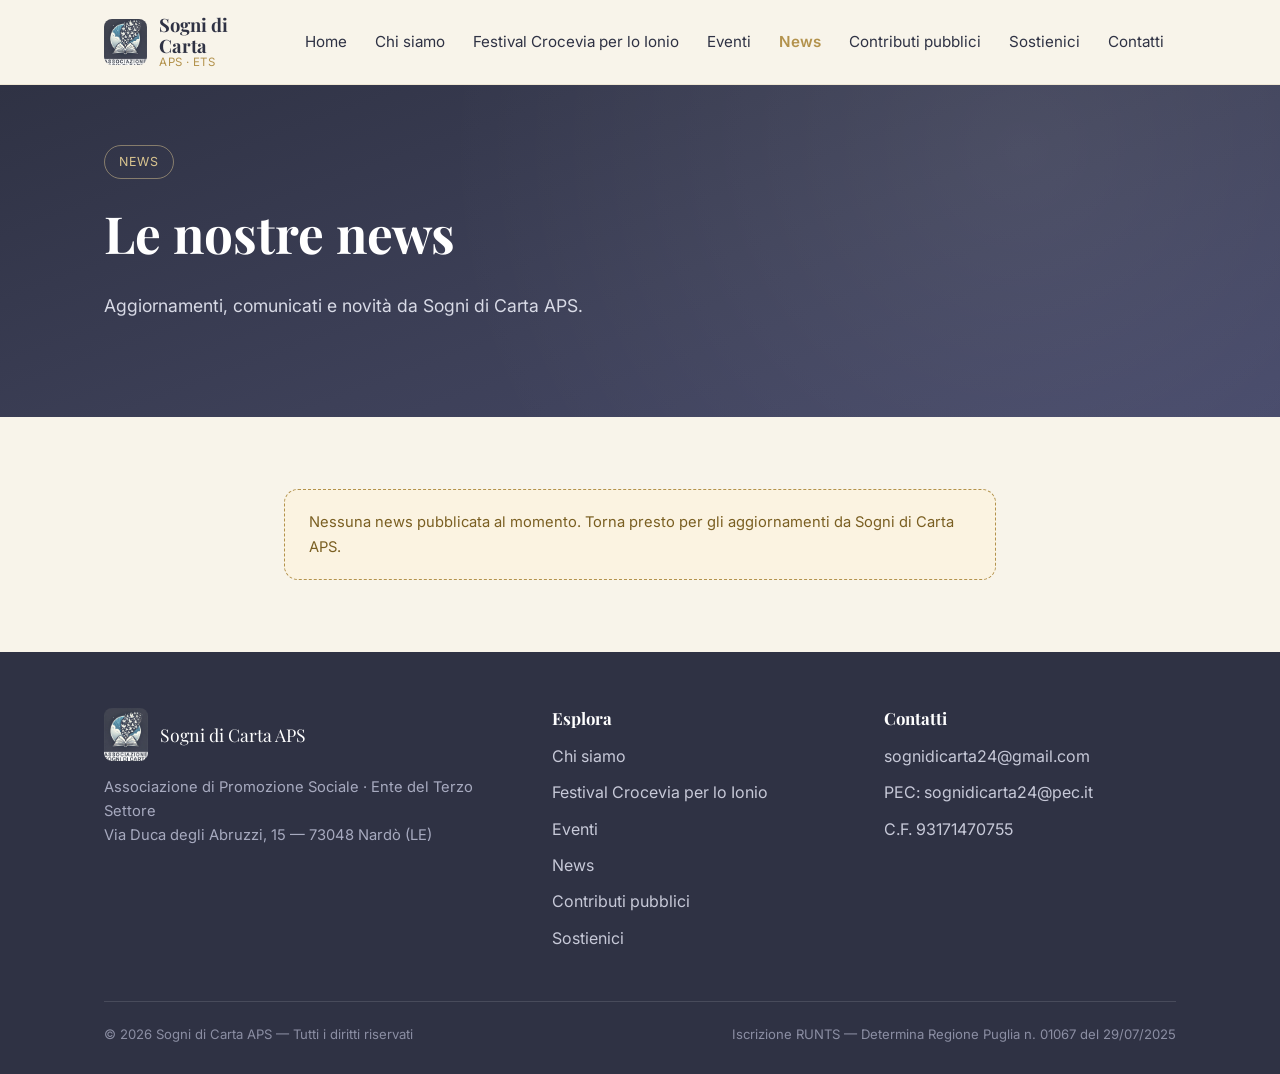
<file: news.html>
<!DOCTYPE html>
<html lang="it">
<head>
<meta charset="UTF-8">
<meta name="viewport" content="width=device-width, initial-scale=1.0">
<title>News | Sogni di Carta APS</title>
<meta name="description" content="Le news di Sogni di Carta APS: aggiornamenti, comunicati e novità dall'associazione.">
<link rel="icon" href="assets/img/logo-sogni-di-carta.jpg">
<link rel="preconnect" href="https://fonts.googleapis.com">
<link href="https://fonts.googleapis.com/css2?family=Playfair+Display:wght@600;700&family=Inter:wght@400;500;600;700&display=swap" rel="stylesheet">
<link rel="stylesheet" href="assets/css/style.css">
</head>
<body>

<header class="site-header">
  <div class="header-inner">
    <a href="index.html" class="brand">
      <img src="assets/img/logo-sogni-di-carta.jpg" alt="Logo Sogni di Carta APS">
      <span class="brand-text">
        <span class="name">Sogni di Carta</span>
        <span class="tag">APS &middot; ETS</span>
      </span>
    </a>
    <button class="nav-toggle" aria-label="Apri menu"><span></span><span></span><span></span></button>
    <nav class="main-nav">
      <a href="index.html">Home</a>
      <a href="chi-siamo.html">Chi siamo</a>
      <a href="festival-crocevia-ionio.html">Festival Crocevia per lo Ionio</a>
      <a href="eventi.html">Eventi</a>
      <a href="news.html" class="active">News</a>
      <a href="contributi-pubblici.html">Contributi pubblici</a>
      <a href="sostienici.html">Sostienici</a>
      <a href="contatti.html">Contatti</a>
    </nav>
  </div>
</header>

<section class="hero" style="padding:60px 0 80px;">
  <div class="container">
    <span class="hero-badge">News</span>
    <h1>Le nostre news</h1>
    <p class="lead">Aggiornamenti, comunicati e novità da Sogni di Carta APS.</p>
  </div>
</section>

<section class="section">
  <div class="container" style="max-width:760px;">

    <!--
      TEMPLATE — copia questo blocco per aggiungere una nuova news,
      incollalo sopra le altre e compila i campi. L'immagine è opzionale:
      se non c'è, rimuovi il tag <img>.

      <article class="news-card">
        <img src="assets/img/news/nome-file.jpg" alt="Descrizione immagine">
        <div class="news-card-body">
          <div class="news-date">12 Ottobre 2026</div>
          <h3>Titolo della news</h3>
          <p>Testo della news.</p>
        </div>
      </article>
    -->

    <div class="notice">
      Nessuna news pubblicata al momento. Torna presto per gli aggiornamenti da Sogni di Carta APS.
    </div>

  </div>
</section>

<footer class="site-footer">
  <div class="container">
    <div class="footer-grid">
      <div>
        <div class="footer-brand">
          <img src="assets/img/logo-sogni-di-carta.jpg" alt="Logo Sogni di Carta APS">
          <span>Sogni di Carta APS</span>
        </div>
        <p>Associazione di Promozione Sociale &middot; Ente del Terzo Settore<br>Via Duca degli Abruzzi, 15 &mdash; 73048 Nardò (LE)</p>
      </div>
      <div>
        <h4>Esplora</h4>
        <ul class="footer-links">
          <li><a href="chi-siamo.html">Chi siamo</a></li>
          <li><a href="festival-crocevia-ionio.html">Festival Crocevia per lo Ionio</a></li>
          <li><a href="eventi.html">Eventi</a></li>
          <li><a href="news.html">News</a></li>
          <li><a href="contributi-pubblici.html">Contributi pubblici</a></li>
          <li><a href="sostienici.html">Sostienici</a></li>
        </ul>
      </div>
      <div>
        <h4>Contatti</h4>
        <ul class="footer-links">
          <li><a href="mailto:sognidicarta24@gmail.com">sognidicarta24@gmail.com</a></li>
          <li>PEC: sognidicarta24@pec.it</li>
          <li>C.F. 93171470755</li>
        </ul>
      </div>
    </div>
    <div class="footer-bottom">
      <span>&copy; <span id="year"></span> Sogni di Carta APS &mdash; Tutti i diritti riservati</span>
      <span>Iscrizione RUNTS &mdash; Determina Regione Puglia n. 01067 del 29/07/2025</span>
    </div>
  </div>
</footer>

<script src="assets/js/main.js"></script>
<script>document.getElementById('year').textContent = new Date().getFullYear();</script>
</body>
</html>
</file>
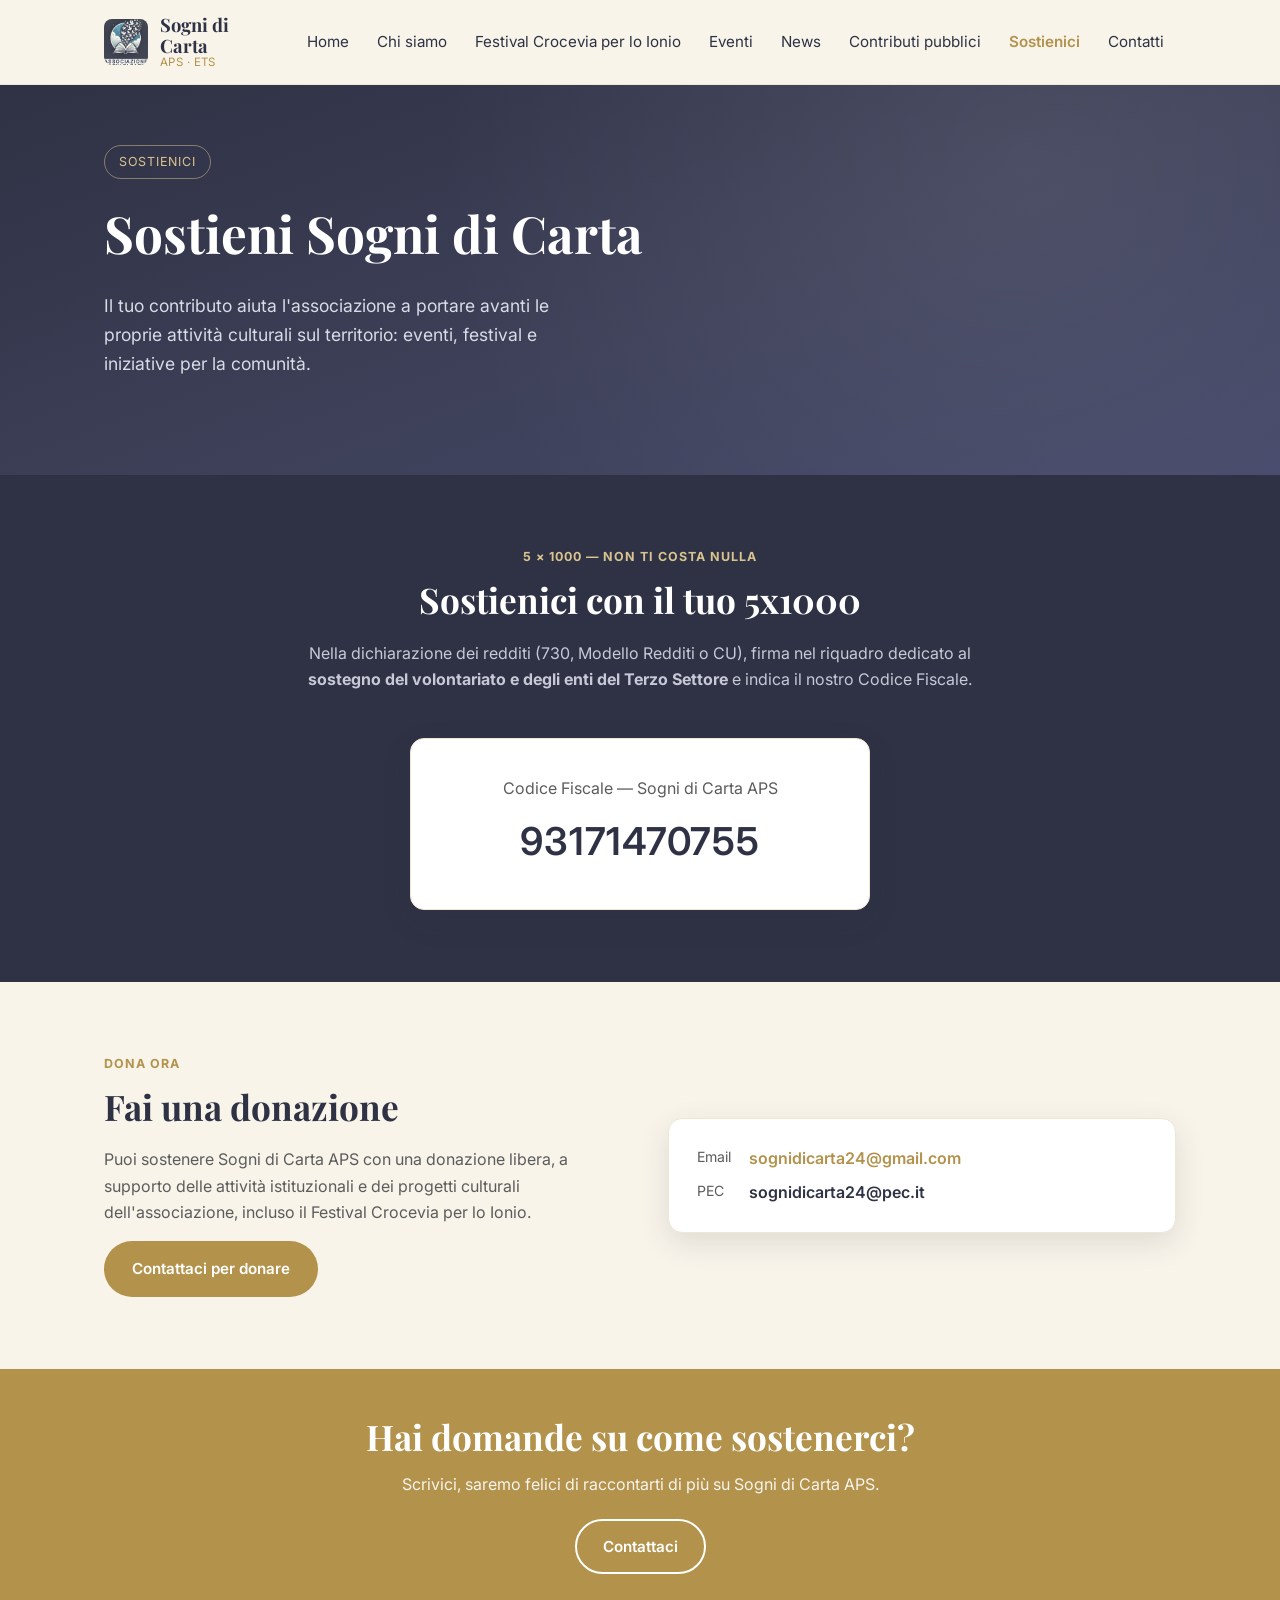
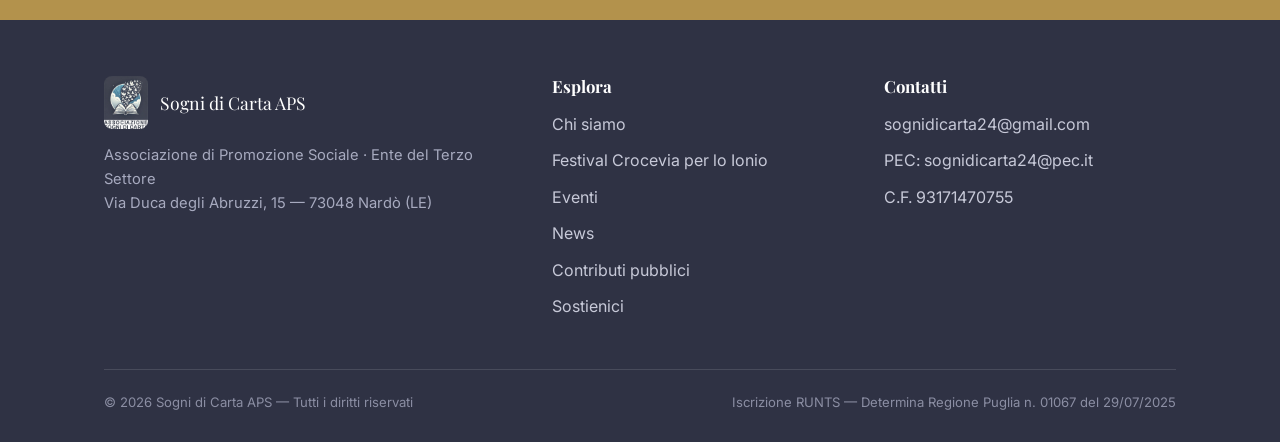
<file: sostienici.html>
<!DOCTYPE html>
<html lang="it">
<head>
<meta charset="UTF-8">
<meta name="viewport" content="width=device-width, initial-scale=1.0">
<title>Sostienici | Sogni di Carta APS</title>
<meta name="description" content="Sostieni Sogni di Carta APS con una donazione o con il tuo 5x1000: contribuisci alle attività culturali dell'associazione a Nardò.">
<link rel="icon" href="assets/img/logo-sogni-di-carta.jpg">
<link rel="preconnect" href="https://fonts.googleapis.com">
<link href="https://fonts.googleapis.com/css2?family=Playfair+Display:wght@600;700&family=Inter:wght@400;500;600;700&display=swap" rel="stylesheet">
<link rel="stylesheet" href="assets/css/style.css">
</head>
<body>

<header class="site-header">
  <div class="header-inner">
    <a href="index.html" class="brand">
      <img src="assets/img/logo-sogni-di-carta.jpg" alt="Logo Sogni di Carta APS">
      <span class="brand-text">
        <span class="name">Sogni di Carta</span>
        <span class="tag">APS &middot; ETS</span>
      </span>
    </a>
    <button class="nav-toggle" aria-label="Apri menu"><span></span><span></span><span></span></button>
    <nav class="main-nav">
      <a href="index.html">Home</a>
      <a href="chi-siamo.html">Chi siamo</a>
      <a href="festival-crocevia-ionio.html">Festival Crocevia per lo Ionio</a>
      <a href="eventi.html">Eventi</a>
      <a href="news.html">News</a>
      <a href="contributi-pubblici.html">Contributi pubblici</a>
      <a href="sostienici.html" class="active">Sostienici</a>
      <a href="contatti.html">Contatti</a>
    </nav>
  </div>
</header>

<section class="hero" style="padding:60px 0 80px;">
  <div class="container">
    <span class="hero-badge">Sostienici</span>
    <h1>Sostieni Sogni di Carta</h1>
    <p class="lead">Il tuo contributo aiuta l'associazione a portare avanti le proprie attività culturali sul territorio: eventi, festival e iniziative per la comunità.</p>
  </div>
</section>

<section class="section section-navy">
  <div class="container">
    <div class="section-head">
      <span class="eyebrow" style="color:var(--gold-light);">5 &times; 1000 &mdash; non ti costa nulla</span>
      <h2>Sostienici con il tuo 5x1000</h2>
      <p>Nella dichiarazione dei redditi (730, Modello Redditi o CU), firma nel riquadro dedicato al <strong>sostegno del volontariato e degli enti del Terzo Settore</strong> e indica il nostro Codice Fiscale.</p>
    </div>
    <div class="info-box" style="max-width:460px;margin:0 auto;text-align:center;padding:36px;">
      <dl style="grid-template-columns:1fr;justify-items:center;">
        <dt style="font-size:1rem;">Codice Fiscale &mdash; Sogni di Carta APS</dt>
        <dd style="font-size:2.4rem;letter-spacing:.02em;">93171470755</dd>
      </dl>
    </div>
  </div>
</section>

<section class="section">
  <div class="container">
    <div class="split">
      <div>
        <span class="eyebrow">Dona ora</span>
        <h2>Fai una donazione</h2>
        <p>Puoi sostenere Sogni di Carta APS con una donazione libera, a supporto delle attività istituzionali e dei progetti culturali dell'associazione, incluso il Festival Crocevia per lo Ionio.</p>
        <div class="btn-row">
          <a href="contatti.html" class="btn btn-gold">Contattaci per donare</a>
        </div>
      </div>
      <div class="info-box">
        <dl>
          <dt>Email</dt><dd><a href="mailto:sognidicarta24@gmail.com">sognidicarta24@gmail.com</a></dd>
          <dt>PEC</dt><dd>sognidicarta24@pec.it</dd>
        </dl>
      </div>
    </div>
  </div>
</section>

<section class="cta-strip">
  <div class="container">
    <h2>Hai domande su come sostenerci?</h2>
    <p>Scrivici, saremo felici di raccontarti di più su Sogni di Carta APS.</p>
    <a href="contatti.html" class="btn btn-outline" style="border-color:#fff;">Contattaci</a>
  </div>
</section>

<footer class="site-footer">
  <div class="container">
    <div class="footer-grid">
      <div>
        <div class="footer-brand">
          <img src="assets/img/logo-sogni-di-carta.jpg" alt="Logo Sogni di Carta APS">
          <span>Sogni di Carta APS</span>
        </div>
        <p>Associazione di Promozione Sociale &middot; Ente del Terzo Settore<br>Via Duca degli Abruzzi, 15 &mdash; 73048 Nardò (LE)</p>
      </div>
      <div>
        <h4>Esplora</h4>
        <ul class="footer-links">
          <li><a href="chi-siamo.html">Chi siamo</a></li>
          <li><a href="festival-crocevia-ionio.html">Festival Crocevia per lo Ionio</a></li>
          <li><a href="eventi.html">Eventi</a></li>
          <li><a href="news.html">News</a></li>
          <li><a href="contributi-pubblici.html">Contributi pubblici</a></li>
          <li><a href="sostienici.html">Sostienici</a></li>
        </ul>
      </div>
      <div>
        <h4>Contatti</h4>
        <ul class="footer-links">
          <li><a href="mailto:sognidicarta24@gmail.com">sognidicarta24@gmail.com</a></li>
          <li>PEC: sognidicarta24@pec.it</li>
          <li>C.F. 93171470755</li>
        </ul>
      </div>
    </div>
    <div class="footer-bottom">
      <span>&copy; <span id="year"></span> Sogni di Carta APS &mdash; Tutti i diritti riservati</span>
      <span>Iscrizione RUNTS &mdash; Determina Regione Puglia n. 01067 del 29/07/2025</span>
    </div>
  </div>
</footer>

<script src="assets/js/main.js"></script>
<script>document.getElementById('year').textContent = new Date().getFullYear();</script>
</body>
</html>
</file>
<file: assets/css/style.css>
/* Sogni di Carta APS — sito vetrina */

:root{
  --navy: #2f3244;
  --navy-2: #3d4058;
  --navy-3: #454869;
  --paper: #f8f4ea;
  --paper-2: #efe7d4;
  --sky: #7695b8;
  --gold: #b3924c;
  --gold-light: #d9c48f;
  --ink: #2a2a2a;
  --ink-soft: #5c5c5c;
  --radius: 14px;
  --shadow: 0 10px 30px rgba(47,50,68,0.12);
  --maxw: 1120px;
}

*{ box-sizing: border-box; }

html{ scroll-behavior: smooth; }

body{
  margin: 0;
  font-family: 'Inter', -apple-system, Segoe UI, Roboto, Arial, sans-serif;
  color: var(--ink);
  background: var(--paper);
  line-height: 1.65;
}

h1, h2, h3, h4{
  font-family: 'Playfair Display', Georgia, 'Times New Roman', serif;
  color: var(--navy);
  line-height: 1.25;
  margin: 0 0 .5em;
}

h1{ font-size: clamp(2.1rem, 4vw, 3.2rem); }
h2{ font-size: clamp(1.6rem, 3vw, 2.2rem); }
h3{ font-size: 1.25rem; }

p{ margin: 0 0 1em; color: var(--ink-soft); }

a{ color: var(--gold); text-decoration: none; }
a:hover{ text-decoration: underline; }

img{ max-width: 100%; display: block; }

.container{
  max-width: var(--maxw);
  margin: 0 auto;
  padding: 0 24px;
}

/* Header */
.site-header{
  position: sticky;
  top: 0;
  z-index: 100;
  background: var(--paper);
  border-bottom: 1px solid var(--paper-2);
}

.header-inner{
  display: flex;
  align-items: center;
  justify-content: space-between;
  padding: 14px 24px;
  max-width: var(--maxw);
  margin: 0 auto;
  gap: 20px;
}

.brand{
  display: flex;
  align-items: center;
  gap: 12px;
  color: var(--navy);
}
.brand:hover{ text-decoration: none; }

.brand img{
  width: 46px;
  height: 46px;
  object-fit: cover;
  border-radius: 8px;
}

.brand-text{ display: flex; flex-direction: column; line-height: 1.15; }
.brand-text .name{
  font-family: 'Playfair Display', Georgia, serif;
  font-weight: 700;
  font-size: 1.15rem;
  color: var(--navy);
}
.brand-text .tag{
  font-size: .72rem;
  letter-spacing: .04em;
  text-transform: uppercase;
  color: var(--gold);
}

nav.main-nav{
  display: flex;
  align-items: center;
  gap: 4px;
}

nav.main-nav a{
  color: var(--navy);
  font-size: .95rem;
  padding: 8px 12px;
  border-radius: 8px;
  white-space: nowrap;
}
nav.main-nav a:hover{ background: var(--paper-2); text-decoration: none; }
nav.main-nav a.active{ color: var(--gold); font-weight: 600; }

.nav-toggle{
  display: none;
  background: none;
  border: none;
  cursor: pointer;
  padding: 8px;
}
.nav-toggle span{
  display: block;
  width: 24px;
  height: 2px;
  background: var(--navy);
  margin: 5px 0;
  transition: .2s;
}

@media (max-width: 860px){
  nav.main-nav{
    position: absolute;
    top: 100%;
    left: 0;
    right: 0;
    background: var(--paper);
    flex-direction: column;
    align-items: stretch;
    border-bottom: 1px solid var(--paper-2);
    box-shadow: var(--shadow);
    padding: 8px 16px 16px;
    display: none;
  }
  nav.main-nav.open{ display: flex; }
  nav.main-nav a{ padding: 12px; }
  .nav-toggle{ display: block; }
}

/* Hero */
.hero{
  background: linear-gradient(160deg, var(--navy) 0%, var(--navy-2) 55%, var(--navy-3) 100%);
  color: #fff;
  padding: 90px 0 100px;
  position: relative;
  overflow: hidden;
}
.hero::after{
  content: "";
  position: absolute;
  inset: 0;
  background: radial-gradient(circle at 80% 20%, rgba(255,255,255,.08), transparent 55%);
}
.hero .container{ position: relative; }
.hero-inner{
  display: grid;
  grid-template-columns: 1.2fr .8fr;
  gap: 48px;
  align-items: center;
}
.hero h1{ color: #fff; }
.hero p.lead{
  color: #d8dae6;
  font-size: 1.1rem;
  max-width: 46ch;
}
.hero-badge{
  display: inline-block;
  font-size: .78rem;
  letter-spacing: .06em;
  text-transform: uppercase;
  color: var(--gold-light);
  border: 1px solid rgba(217,196,143,.5);
  padding: 6px 14px;
  border-radius: 999px;
  margin-bottom: 22px;
}
.hero-art{
  display: flex;
  justify-content: center;
}
.hero-art img{
  width: 100%;
  max-width: 320px;
  border-radius: var(--radius);
  box-shadow: var(--shadow);
}

@media (max-width: 780px){
  .hero-inner{ grid-template-columns: 1fr; text-align: center; }
  .hero p.lead{ margin-left: auto; margin-right: auto; }
  .hero-art{ order: -1; }
  .hero-art img{ max-width: 220px; }
}

/* Buttons */
.btn{
  display: inline-flex;
  align-items: center;
  gap: 8px;
  padding: 13px 26px;
  border-radius: 999px;
  font-weight: 600;
  font-size: .95rem;
  cursor: pointer;
  border: 2px solid transparent;
}
.btn:hover{ text-decoration: none; }
.btn-gold{
  background: var(--gold);
  color: #fff;
}
.btn-gold:hover{ background: #a17f3d; }
.btn-outline{
  border-color: rgba(255,255,255,.5);
  color: #fff;
}
.btn-outline:hover{ background: rgba(255,255,255,.1); }
.btn-outline-dark{
  border-color: var(--navy);
  color: var(--navy);
}
.btn-outline-dark:hover{ background: var(--navy); color: #fff; }
.btn-row{ display: flex; gap: 14px; flex-wrap: wrap; margin-top: 8px; }

/* Sections */
.section{ padding: 72px 0; }
.section-alt{ background: var(--paper-2); }
.section-navy{ background: var(--navy); color: #fff; }
.section-navy h2, .section-navy h3{ color: #fff; }
.section-navy p{ color: #c7c9d8; }

.eyebrow{
  display: block;
  font-size: .78rem;
  letter-spacing: .08em;
  text-transform: uppercase;
  color: var(--gold);
  font-weight: 700;
  margin-bottom: 10px;
}

.section-head{
  max-width: 680px;
  margin: 0 auto 46px;
  text-align: center;
}

/* Cards grid */
.grid{
  display: grid;
  gap: 28px;
  grid-template-columns: repeat(3, 1fr);
}
@media (max-width: 900px){ .grid{ grid-template-columns: 1fr 1fr; } }
@media (max-width: 620px){ .grid{ grid-template-columns: 1fr; } }

.card{
  background: #fff;
  border-radius: var(--radius);
  padding: 30px 26px;
  box-shadow: var(--shadow);
  border: 1px solid var(--paper-2);
}
.card .icon{
  width: 46px;
  height: 46px;
  border-radius: 12px;
  background: var(--paper-2);
  display: flex;
  align-items: center;
  justify-content: center;
  margin-bottom: 16px;
  font-size: 1.4rem;
}
.card h3{ margin-bottom: 8px; }
.card p{ margin-bottom: 0; font-size: .95rem; }

/* Feature / two-column */
.split{
  display: grid;
  grid-template-columns: 1fr 1fr;
  gap: 56px;
  align-items: center;
}
@media (max-width: 820px){ .split{ grid-template-columns: 1fr; } }

.split img{
  border-radius: var(--radius);
  box-shadow: var(--shadow);
}

.badge-partner{
  display: flex;
  align-items: center;
  gap: 16px;
  background: #fff;
  border: 1px solid var(--paper-2);
  border-radius: var(--radius);
  padding: 18px 22px;
  margin-top: 20px;
}
.badge-partner img{ width: 56px; height: auto; flex-shrink: 0; }
.badge-partner p{ margin: 0; font-size: .92rem; }

/* Lists */
ul.check-list{ list-style: none; padding: 0; margin: 0; }
ul.check-list li{
  padding: 10px 0 10px 30px;
  position: relative;
  color: var(--ink-soft);
  border-bottom: 1px solid var(--paper-2);
}
ul.check-list li:last-child{ border-bottom: none; }
ul.check-list li::before{
  content: "✓";
  position: absolute;
  left: 0;
  color: var(--gold);
  font-weight: 700;
}

/* Info box */
.info-box{
  background: #fff;
  border: 1px solid var(--paper-2);
  border-radius: var(--radius);
  padding: 26px 28px;
  box-shadow: var(--shadow);
}
.info-box dl{ margin: 0; display: grid; grid-template-columns: auto 1fr; gap: 8px 18px; }
.info-box dt{ color: var(--ink-soft); font-size: .88rem; }
.info-box dd{ margin: 0; font-weight: 600; color: var(--navy); }

/* Placeholder notice (content pending) */
.notice{
  background: #fbf3e1;
  border: 1px dashed var(--gold);
  border-radius: var(--radius);
  padding: 20px 24px;
  color: #7a5f22;
  font-size: .92rem;
}

/* Event cards */
.event-card{
  background: #fff;
  border: 1px solid var(--paper-2);
  border-radius: var(--radius);
  padding: 24px;
  display: flex;
  gap: 20px;
  align-items: flex-start;
  box-shadow: var(--shadow);
  margin-bottom: 20px;
}
.event-date{
  flex-shrink: 0;
  width: 74px;
  text-align: center;
  background: var(--navy);
  color: #fff;
  border-radius: 10px;
  padding: 10px 6px;
  font-family: 'Playfair Display', Georgia, serif;
}
.event-date .day{ font-size: 1.5rem; font-weight: 700; line-height: 1; }
.event-date .month{ font-size: .72rem; text-transform: uppercase; letter-spacing: .06em; color: var(--gold-light); }
.event-body h3{ margin-bottom: 6px; }
.event-body p{ margin-bottom: 6px; }
.event-meta{ font-size: .85rem; color: var(--gold); font-weight: 600; }

/* Festival editions */
.edition-block{
  margin-bottom: 56px;
  padding-bottom: 48px;
  border-bottom: 2px solid var(--paper-2);
}
.edition-block:last-child{ margin-bottom: 0; padding-bottom: 0; border-bottom: none; }
.edition-head{ margin-bottom: 30px; }
.edition-year{
  display: inline-block;
  background: var(--navy);
  color: #fff;
  font-family: 'Playfair Display', Georgia, serif;
  font-weight: 700;
  padding: 4px 16px;
  border-radius: 999px;
  font-size: .85rem;
  letter-spacing: .03em;
  margin-bottom: 12px;
}
.edition-head h2{ margin-bottom: 6px; }
.edition-dates{ color: var(--gold); font-weight: 600; margin-bottom: 0; }
.edition-subhead{ margin: 40px 0 8px; }

.program-day{ margin: 28px 0; }
.program-day-head{
  font-family: 'Playfair Display', Georgia, serif;
  color: var(--navy);
  font-size: 1.15rem;
  margin: 0 0 14px;
  padding-bottom: 8px;
  border-bottom: 1px solid var(--paper-2);
}

/* News cards */
.news-card{
  background: #fff;
  border: 1px solid var(--paper-2);
  border-radius: var(--radius);
  overflow: hidden;
  box-shadow: var(--shadow);
  margin-bottom: 28px;
}
.news-card img{
  width: 100%;
  max-height: 340px;
  object-fit: cover;
}
.news-card-body{ padding: 24px; }
.news-date{ font-size: .82rem; color: var(--gold); font-weight: 600; text-transform: uppercase; letter-spacing: .03em; margin-bottom: 8px; }
.news-card-body h3{ margin-bottom: 10px; }
.news-card-body p{ margin-bottom: 0; white-space: pre-line; }

/* Table */
table.contrib-table{
  width: 100%;
  border-collapse: collapse;
  background: #fff;
  border-radius: var(--radius);
  overflow: hidden;
  box-shadow: var(--shadow);
}
table.contrib-table th, table.contrib-table td{
  padding: 14px 18px;
  text-align: left;
  border-bottom: 1px solid var(--paper-2);
  font-size: .95rem;
}
table.contrib-table th{
  background: var(--navy);
  color: #fff;
  font-weight: 600;
  font-size: .85rem;
  text-transform: uppercase;
  letter-spacing: .03em;
}
table.contrib-table tr:last-child td{ border-bottom: none; }
table.contrib-table td.muted{ color: var(--ink-soft); font-style: italic; }

/* Contact */
.contact-grid{
  display: grid;
  grid-template-columns: 1fr 1fr;
  gap: 40px;
}
@media (max-width: 820px){ .contact-grid{ grid-template-columns: 1fr; } }

.contact-item{
  display: flex;
  gap: 14px;
  margin-bottom: 20px;
}
.contact-item .icon{
  width: 42px;
  height: 42px;
  border-radius: 10px;
  background: var(--paper-2);
  display: flex;
  align-items: center;
  justify-content: center;
  flex-shrink: 0;
  font-size: 1.2rem;
}
.contact-item h4{ margin: 0 0 4px; font-family: inherit; color: var(--navy); font-size: 1rem; }
.contact-item p{ margin: 0; }

.map-frame{
  border: 0;
  border-radius: var(--radius);
  width: 100%;
  height: 320px;
  box-shadow: var(--shadow);
}

/* Footer */
footer.site-footer{
  background: var(--navy);
  color: #c7c9d8;
  padding: 56px 0 28px;
}
.footer-grid{
  display: grid;
  grid-template-columns: 1.4fr 1fr 1fr;
  gap: 40px;
  margin-bottom: 40px;
}
@media (max-width: 780px){ .footer-grid{ grid-template-columns: 1fr; } }

footer.site-footer h4{
  color: #fff;
  font-family: 'Playfair Display', Georgia, serif;
  font-size: 1.05rem;
  margin-bottom: 14px;
}
footer.site-footer a{ color: #c7c9d8; }
footer.site-footer a:hover{ color: var(--gold-light); }
footer.site-footer p{ color: #a7aabf; font-size: .92rem; }

.footer-brand{ display: flex; align-items: center; gap: 12px; margin-bottom: 14px; }
.footer-brand img{ width: 44px; border-radius: 8px; }
.footer-brand span{ font-family: 'Playfair Display', Georgia, serif; color: #fff; font-size: 1.1rem; }

.footer-links{ list-style: none; padding: 0; margin: 0; }
.footer-links li{ margin-bottom: 10px; }

.footer-bottom{
  border-top: 1px solid rgba(255,255,255,.12);
  padding-top: 22px;
  display: flex;
  justify-content: space-between;
  flex-wrap: wrap;
  gap: 10px;
  font-size: .82rem;
  color: #8b8ea3;
}

.cta-strip{
  background: var(--gold);
  color: #fff;
  padding: 46px 0;
  text-align: center;
}
.cta-strip h2{ color: #fff; margin-bottom: 12px; }
.cta-strip p{ color: rgba(255,255,255,.9); margin-bottom: 22px; }
</file>
